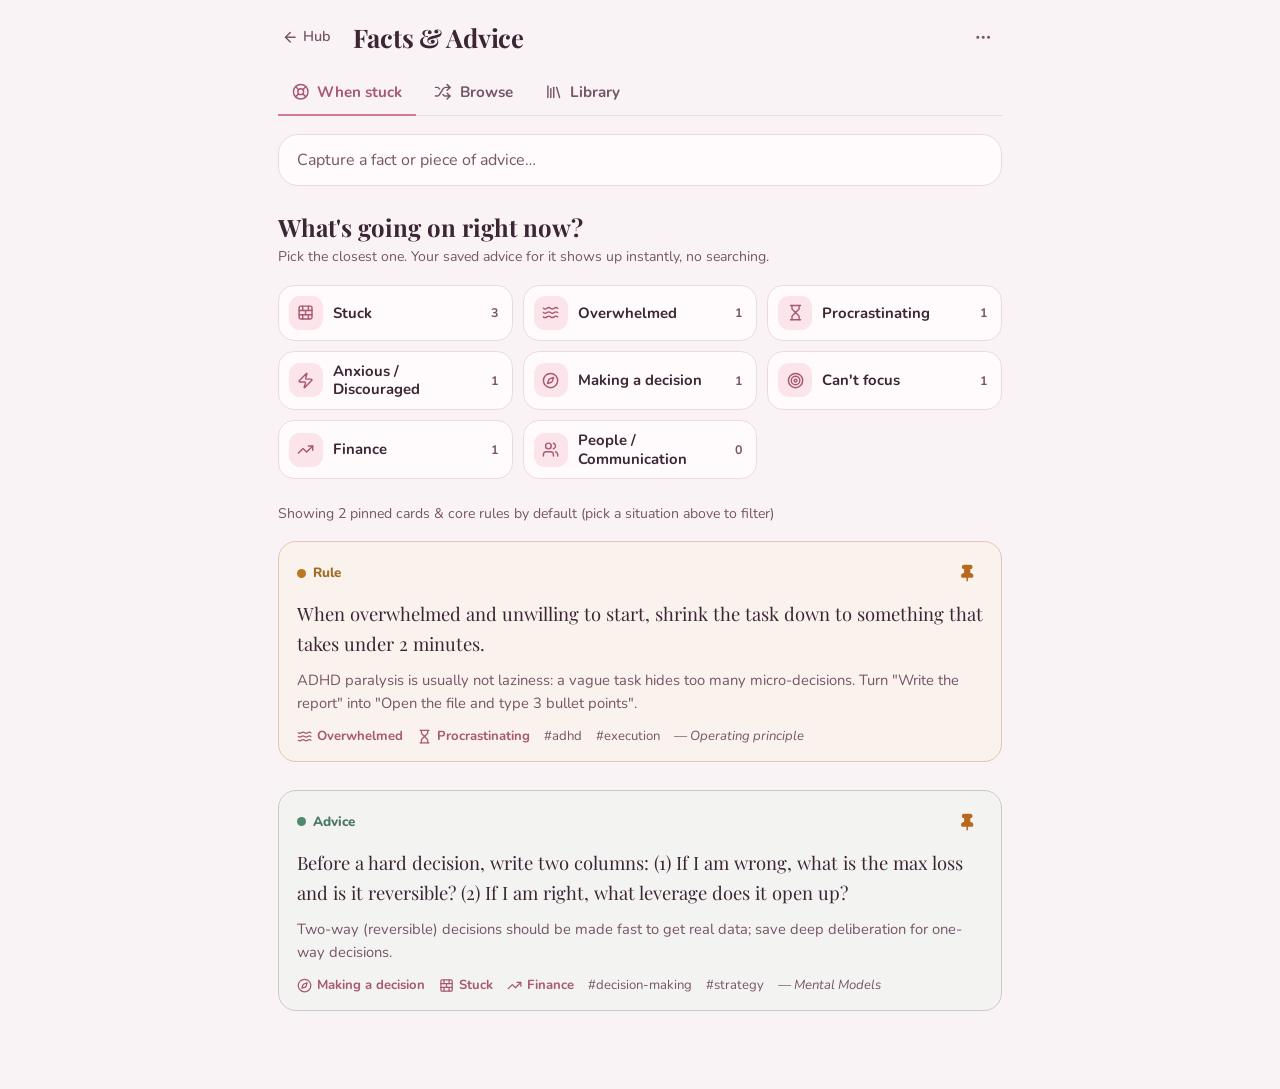
<file: insights.html>
<!doctype html>
<html lang="en">
<head>
<meta charset="utf-8">
<meta name="viewport" content="width=device-width, initial-scale=1, viewport-fit=cover">
<meta name="theme-color" content="#d17b96">
<title>Facts &amp; Advice</title>
<script>
(function () {
  function applyDark() {
    try {
      var v = localStorage.getItem('darkMode');
      var d = v === 'true' || (v === null && window.matchMedia && matchMedia('(prefers-color-scheme: dark)').matches);
      document.documentElement.classList.toggle('dark-mode', d);
    } catch (e) {}
  }
  applyDark();
  window.addEventListener('storage', function (e) { if (e.key === 'darkMode') applyDark(); });
})();
</script>
<link rel="preconnect" href="https://fonts.googleapis.com">
<link rel="preconnect" href="https://fonts.gstatic.com" crossorigin>
<link rel="stylesheet" href="https://fonts.googleapis.com/css2?family=Nunito:ital,wght@0,400;0,500;0,600;0,700;0,800;1,400;1,600&display=swap">
<link rel="stylesheet" href="https://fonts.googleapis.com/css2?family=Playfair+Display:ital,wght@0,600;0,700;1,600;1,700&display=swap">
<style>
:root {
  --primary: #d17b96; --primary-light: #fbe4ea; --primary-dark: #a85870; --on-primary: #fff;
  --bg: #faf3f6; --card: #fffbfc; --ink: #3d2634; --muted: #765566; --line: #efd9e0; --line-soft: #f6e8ed;
  --ok: #4f8a6b; --bad: #b94a5a; --bad-soft: #fbe9ec; --warn: #b8691f; --warn-soft: #fdf1e3;
  --shadow: 0 18px 44px -14px rgba(168, 88, 112, .30);
  --font-ui: "Nunito", system-ui, -apple-system, "Segoe UI", Roboto, sans-serif;
  --font-read: "Playfair Display", Georgia, serif;
  --t-advice: #4f8a6b; --t-fact: #4f82c4; --t-rule: #b97a1f; --t-reframe: #8a68cc;
}
:root.dark-mode {
  color-scheme: dark;
  --primary: #f0a8c4; --primary-light: #4a2e3c; --primary-dark: #f8d0e0; --on-primary: #2a1420;
  --bg: #180f16; --card: #1e141c; --ink: #f3e4ec; --muted: #b898a8; --line: #3a2530; --line-soft: #2a1b25;
  --ok: #7fc3a0; --bad: #e58898; --bad-soft: #3a1f27; --warn: #e0a05f; --warn-soft: #3a2d1c;
  --shadow: 0 18px 44px -14px rgba(0, 0, 0, .6);
  --t-advice: #7fc3a0; --t-fact: #8db8f0; --t-rule: #f0c070; --t-reframe: #bfa5f0;
}
* { box-sizing: border-box; }
[hidden] { display: none !important; }
html { -webkit-text-size-adjust: 100%; }
body { margin: 0; min-height: 100vh; background: var(--bg); color: var(--ink); font: 16px/1.6 var(--font-ui); -webkit-tap-highlight-color: transparent; }
button, input, textarea, select { font: inherit; color: inherit; }
:focus-visible { outline: 2px solid var(--primary); outline-offset: 2px; }
.i { width: 1.15em; height: 1.15em; fill: none; stroke: currentColor; stroke-width: 2; stroke-linecap: round; stroke-linejoin: round; flex: none; vertical-align: -.2em; }
.wrap { max-width: 760px; margin: 0 auto; padding: calc(14px + env(safe-area-inset-top)) 18px 64px; }
.muted { color: var(--muted); font-size: .88rem; }

/* Header */
.top { display: flex; align-items: center; gap: 12px; padding: 4px 0 14px; }
.back { display: inline-flex; align-items: center; gap: 4px; color: var(--muted); text-decoration: none; font-size: .9rem; font-weight: 600; padding: 6px 10px 6px 4px; border-radius: 99px; }
.back:hover { color: var(--primary-dark); background: var(--primary-light); }
h1 { font-family: var(--font-read); font-size: 1.6rem; line-height: 1.2; font-weight: 700; letter-spacing: -.01em; margin: 0; flex: 1; }
.icon-btn { list-style: none; width: 38px; height: 38px; display: grid; place-items: center; border-radius: 50%; cursor: pointer; color: var(--muted); }
.icon-btn::-webkit-details-marker { display: none; }
.icon-btn:hover { background: var(--primary-light); color: var(--primary-dark); }
.more { position: relative; }
.more .menu { position: absolute; right: 0; top: calc(100% + 6px); z-index: 30; min-width: 190px; display: flex; flex-direction: column; padding: 6px; background: var(--card); border: 1px solid var(--line); border-radius: 16px; box-shadow: var(--shadow); }
.more .menu .btn { width: 100%; justify-content: flex-start; border-radius: 10px; }

/* Tabs: underline on desktop, bottom bar on phones */
.tabs { display: flex; gap: 4px; border-bottom: 1px solid var(--line); margin-bottom: 4px; }
.tab { border: 0; background: none; color: var(--muted); font-weight: 700; font-size: .95rem; padding: 10px 14px; margin-bottom: -1px; border-bottom: 2px solid transparent; cursor: pointer; display: inline-flex; align-items: center; gap: 8px; }
.tab:hover { color: var(--ink); }
.tab.on { color: var(--primary-dark); border-bottom-color: var(--primary); }
.badge-dot { font-size: .72rem; font-weight: 800; min-width: 20px; text-align: center; padding: 0 6px; border-radius: 99px; background: var(--warn-soft); color: var(--warn); }

/* Buttons */
.btn { min-height: 38px; padding: 6px 16px; border-radius: 99px; border: 1px solid transparent; background: var(--primary-light); color: var(--primary-dark); font-weight: 700; font-size: .9rem; cursor: pointer; display: inline-flex; align-items: center; justify-content: center; gap: 7px; transition: background .15s, transform .1s; }
.btn:hover { background: color-mix(in srgb, var(--primary) 22%, var(--primary-light)); }
.btn:active { transform: scale(.97); }
.btn.solid { background: var(--primary); color: var(--on-primary); }
.btn.solid:hover { background: color-mix(in srgb, var(--primary) 88%, var(--ink)); }
.btn.ghost { background: transparent; color: var(--muted); }
.btn.ghost:hover { background: var(--line-soft); color: var(--ink); }
.btn.danger { background: transparent; color: var(--bad); }
.btn.danger:hover { background: var(--bad-soft); }
.btn.sm { min-height: 32px; padding: 3px 12px; font-size: .82rem; }
.btn:disabled { opacity: .4; cursor: not-allowed; }

/* Capture bar */
.qd { background: var(--card); border: 1px solid var(--line); border-radius: 20px; margin: 18px 0 26px; transition: border-color .15s, box-shadow .15s; }
.qd:focus-within { border-color: var(--primary); box-shadow: 0 0 0 4px color-mix(in srgb, var(--primary) 14%, transparent); }
.qd textarea { display: block; width: 100%; border: 0; background: transparent; resize: none; min-height: 48px; max-height: 220px; padding: 13px 18px; outline: none; line-height: 1.5; }
.qd textarea::placeholder { color: var(--muted); }
.qd-prev { display: flex; flex-wrap: wrap; gap: 6px; padding: 0 18px 10px; }
.qd-prev:empty { display: none; }
.qd-pill { display: inline-flex; align-items: center; gap: 5px; font-size: .78rem; font-weight: 700; padding: 2px 10px; border-radius: 99px; background: var(--primary-light); color: var(--primary-dark); }
.qd-extra { padding: 12px 18px 14px; border-top: 1px solid var(--line-soft); display: grid; gap: 10px; }
.qd-extra-row { display: grid; gap: 10px; grid-template-columns: 1fr 1fr; }
.qd-foot { display: none; align-items: center; gap: 8px; flex-wrap: wrap; padding: 10px 12px 10px 18px; border-top: 1px solid var(--line-soft); }
.qd:focus-within .qd-foot, .qd.open .qd-foot { display: flex; }
.qd-hint { font-size: .78rem; color: var(--muted); flex: 1 1 100%; order: 3; }
.type-seg { display: inline-flex; gap: 4px; flex-wrap: wrap; margin-right: auto; }
.tpill { --tc: var(--primary); display: inline-flex; align-items: center; gap: 6px; border: 1px solid transparent; background: transparent; color: var(--muted); border-radius: 99px; padding: 3px 11px; font-size: .84rem; font-weight: 700; cursor: pointer; flex: none; }
.tpill i { width: 8px; height: 8px; border-radius: 50%; background: var(--tc); }
.tpill:hover { background: var(--line-soft); }
.tpill[data-t="advice"] { --tc: var(--t-advice); } .tpill[data-t="fact"] { --tc: var(--t-fact); }
.tpill[data-t="rule"] { --tc: var(--t-rule); } .tpill[data-t="reframe"] { --tc: var(--t-reframe); }
.tpill.on { background: color-mix(in srgb, var(--tc) 14%, transparent); border-color: color-mix(in srgb, var(--tc) 45%, transparent); color: var(--ink); }

/* Inputs */
input[type=search], input[type=text], select, dialog textarea { width: 100%; background: var(--card); border: 1px solid var(--line); border-radius: 12px; padding: 9px 13px; outline: none; }
input:focus, select:focus, dialog textarea:focus { border-color: var(--primary); box-shadow: 0 0 0 3px color-mix(in srgb, var(--primary) 16%, transparent); }
.qd-extra textarea { width: 100%; background: var(--bg); border: 1px solid var(--line); border-radius: 12px; padding: 9px 13px; outline: none; }

/* Chips */
.chip { flex: none; border: 1px solid var(--line); background: transparent; color: var(--ink); border-radius: 99px; padding: 4px 13px; font-size: .84rem; font-weight: 700; cursor: pointer; display: inline-flex; align-items: center; gap: 6px; }
.chip:hover { background: var(--line-soft); }
.chips-row .chip { font-weight: 600; font-size: .8rem; padding: 2px 11px; color: var(--muted); }
.chips-row .chip.on { color: var(--primary-dark); }
.chip.on { background: var(--primary-light); border-color: var(--primary); color: var(--primary-dark); }
.row { display: flex; gap: 8px; align-items: center; flex-wrap: wrap; }

/* When stuck */
.sos-head h2, .lib-h { font-family: var(--font-read); font-size: 1.5rem; line-height: 1.25; margin: 6px 0 4px; font-weight: 700; }
.trig-grid { display: grid; grid-template-columns: repeat(auto-fill, minmax(200px, 1fr)); gap: 10px; margin: 16px 0 20px; }
.trig-btn { min-width: 0; line-height: 1.25; display: flex; align-items: center; gap: 10px; text-align: left; padding: 10px 14px 10px 10px; border: 1px solid var(--line); background: var(--card); border-radius: 16px; font-weight: 700; font-size: .93rem; cursor: pointer; transition: border-color .15s, background .15s; }
.trig-btn:hover { border-color: var(--primary); }
.ti { width: 34px; height: 34px; border-radius: 11px; display: grid; place-items: center; flex: none; background: var(--primary-light); color: var(--primary-dark); }
.trig-btn > span:nth-child(2) { flex: 1; min-width: 0; }
.trig-btn small { flex: none; margin-left: auto; font-weight: 700; color: var(--muted); }
.trig-btn.on { background: var(--primary); border-color: var(--primary); color: var(--on-primary); }
.trig-btn.on .ti { background: color-mix(in srgb, currentColor 20%, transparent); color: inherit; }
.trig-btn.on small { color: inherit; opacity: .8; }
.infobar { display: flex; align-items: center; gap: 10px; margin: 4px 0 12px; min-height: 30px; }

/* Entries */
.grid { column-width: 300px; column-gap: 14px; }
.grid.sos-list { column-width: auto; display: flex; flex-direction: column; gap: 14px; }
.grid.list { column-width: auto; display: block; }
.card { --tc: var(--primary); break-inside: avoid; margin-bottom: 14px; background: color-mix(in srgb, var(--tc) 7%, var(--card)); border: 1px solid color-mix(in srgb, var(--tc) 22%, var(--line)); border-radius: 18px; padding: 15px 18px 14px; display: flex; flex-direction: column; gap: 10px; cursor: pointer; transition: border-color .15s, background .15s; min-width: 0; }
.card:hover { border-color: color-mix(in srgb, var(--tc) 55%, var(--line)); }
.card[data-t="advice"], .stage[data-t="advice"], .tbadge[data-t="advice"] { --tc: var(--t-advice); }
.card[data-t="fact"], .stage[data-t="fact"], .tbadge[data-t="fact"] { --tc: var(--t-fact); }
.card[data-t="rule"], .stage[data-t="rule"], .tbadge[data-t="rule"] { --tc: var(--t-rule); }
.card[data-t="reframe"], .stage[data-t="reframe"], .tbadge[data-t="reframe"] { --tc: var(--t-reframe); }
.card[data-s="inbox"] { border-style: dashed; }
.card[data-s="archived"] { opacity: .6; }
.card-top { display: flex; align-items: center; gap: 8px; min-height: 26px; }
.tbadge { display: inline-flex; align-items: center; gap: 7px; font-size: .84rem; font-weight: 800; color: color-mix(in srgb, var(--tc, var(--primary)) 82%, var(--ink)); }
.tbadge::before { content: ""; width: 9px; height: 9px; border-radius: 50%; background: var(--tc, var(--primary)); }
.ibadge { font-size: .74rem; font-weight: 700; padding: 0 9px; border-radius: 99px; border: 1px dashed var(--warn); color: var(--warn); }
.pin-btn { margin-left: auto; width: 32px; height: 32px; display: grid; place-items: center; border: 0; background: transparent; color: var(--muted); border-radius: 50%; cursor: pointer; }
.pin-btn:hover { background: color-mix(in srgb, var(--tc, var(--primary)) 14%, transparent); }
.pin-btn.on { color: var(--warn); }
.pin-btn.on .i { fill: currentColor; }
.card-txt { margin: 0; font-family: var(--font-read); font-size: 1.04rem; line-height: 1.62; text-wrap: pretty; white-space: pre-wrap; overflow-wrap: anywhere; display: -webkit-box; -webkit-line-clamp: 5; -webkit-box-orient: vertical; overflow: hidden; }
.grid.sos-list .card-txt { display: block; -webkit-line-clamp: unset; font-size: 1.15rem; }
.card-detail { margin: 0; font-size: .92rem; line-height: 1.6; color: var(--muted); white-space: pre-wrap; overflow-wrap: anywhere; }
.card-meta { display: flex; flex-wrap: wrap; gap: 2px 14px; align-items: center; font-size: .82rem; color: var(--muted); }
.card-meta:empty { display: none; }
.tag { display: inline-flex; align-items: center; gap: 5px; color: var(--muted); }
.tag.trig { color: var(--primary-dark); font-weight: 700; }
.src-lbl { font-style: italic; }
.grid.list .card { background: transparent; border: 0; border-bottom: 1px solid var(--line); border-radius: 0; padding: 16px 6px; margin: 0; }
.grid.list .card:last-child { border-bottom: 0; }
.grid.list .card:hover { background: color-mix(in srgb, var(--tc) 6%, transparent); }
.grid.list .card-txt { -webkit-line-clamp: 3; }
.grid.list .card-detail { display: none; }

/* Browse */
.rev-bar { display: flex; gap: 6px; overflow-x: auto; justify-content: safe center; margin: 16px 0 18px; scrollbar-width: none; padding: 2px; }
.rev-bar::-webkit-scrollbar, .legend::-webkit-scrollbar, .chips-row::-webkit-scrollbar { display: none; }
.stage { --tc: var(--primary); margin: 8px auto 0; padding: 34px 38px 26px; border-radius: 28px; background: color-mix(in srgb, var(--tc) 9%, var(--card)); border: 1px solid color-mix(in srgb, var(--tc) 26%, var(--line)); box-shadow: var(--shadow); animation: swap .18s ease-out; }
@keyframes swap { from { opacity: 0; } to { opacity: 1; } }
@media (prefers-reduced-motion: reduce) { .stage { animation: none; } * { transition: none !important; } }
.stage-txt { font-family: var(--font-read); font-size: 1.65rem; line-height: 1.5; margin: 22px 0 18px; text-wrap: balance; white-space: pre-wrap; overflow-wrap: anywhere; }
.stage-detail { margin: 0 0 16px; padding: 14px 16px; background: color-mix(in srgb, var(--tc) 8%, transparent); border-radius: 14px; font-size: .96rem; line-height: 1.65; white-space: pre-wrap; overflow-wrap: anywhere; }
.stage-src { font-size: .88rem; color: var(--muted); font-style: italic; margin-bottom: 12px; }
.stage-acts { display: flex; gap: 6px; flex-wrap: wrap; align-items: center; margin-top: 26px; }
.stage-acts .solid { min-height: 46px; padding: 8px 26px; font-size: 1rem; margin-right: 8px; }
.stage-acts .spacer { margin-left: auto; }
.stage-meta { text-align: center; margin-top: 14px; font-size: .82rem; color: var(--muted); }

/* Library */
.lbar { display: flex; gap: 8px; align-items: center; margin: 14px 0 12px; flex-wrap: wrap; }
.lbar input[type=search] { flex: 1; min-width: 180px; width: auto; border-radius: 99px; padding-left: 16px; }
.lbar select { width: auto; border-radius: 99px; padding: 8px 14px; font-size: .88rem; }
.seg { display: inline-flex; background: var(--line-soft); border-radius: 99px; padding: 3px; }
.seg button { border: 0; background: transparent; color: var(--muted); width: 34px; height: 30px; border-radius: 99px; cursor: pointer; display: grid; place-items: center; }
.seg button.on { background: var(--card); color: var(--primary-dark); box-shadow: 0 1px 3px rgba(0,0,0,.14); }
.legend, .chips-row { display: flex; gap: 6px; overflow-x: auto; scrollbar-width: none; margin: 0 0 10px; padding: 2px; }
.empty { text-align: center; padding: 38px 20px; border: 1px dashed var(--line); border-radius: 20px; color: var(--muted); }

/* Dialogs */
dialog { border: 0; border-radius: 26px; background: var(--card); color: var(--ink); width: min(600px, 94vw); max-height: 90dvh; padding: 22px 24px; box-shadow: var(--shadow), 0 0 0 1px var(--line); }
dialog::backdrop { background: rgba(40, 20, 32, .5); -webkit-backdrop-filter: blur(3px); backdrop-filter: blur(3px); }
.dhead { display: flex; align-items: center; gap: 8px; margin-bottom: 12px; }
.dhead b { font-family: var(--font-read); font-size: 1.2rem; flex: 1; }
label.flbl { display: block; font-size: .84rem; font-weight: 700; color: var(--muted); margin: 12px 0 5px; }
.dfoot { display: flex; gap: 6px; flex-wrap: wrap; justify-content: flex-end; margin-top: 20px; }
#vContent { font-family: var(--font-read); font-size: 1.35rem; line-height: 1.55; margin: 10px 0 14px; white-space: pre-wrap; overflow-wrap: anywhere; text-wrap: pretty; }

#toast { position: fixed; bottom: max(22px, env(safe-area-inset-bottom)); left: 50%; transform: translateX(-50%); background: var(--ink); color: var(--bg); padding: 10px 20px; border-radius: 99px; font-size: .9rem; font-weight: 700; box-shadow: var(--shadow); display: none; z-index: 99; max-width: 90vw; text-align: center; }

@media (hover: none) { .kbd-hint { display: none; } }
@media (max-width: 640px) {
  .wrap { padding: calc(10px + env(safe-area-inset-top)) 14px calc(110px + env(safe-area-inset-bottom)); }
  h1 { font-size: 1.4rem; }
  .tabs { position: fixed; left: 0; right: 0; bottom: 0; z-index: 40; margin: 0; padding: 6px 8px calc(6px + env(safe-area-inset-bottom)); background: var(--card); border-top: 1px solid var(--line); border-bottom: 0; justify-content: space-around; }
  .tab { flex: 1; flex-direction: column; gap: 2px; font-size: .74rem; padding: 6px 4px; margin: 0; border-bottom: 0; border-radius: 12px; position: relative; }
  .tab .i { width: 1.4em; height: 1.4em; }
  .tab.on { background: var(--primary-light); }
  .tab .badge-dot { position: absolute; top: 2px; left: calc(50% + 6px); font-size: .66rem; padding: 0 5px; min-width: 16px; }
  input[type=search], input[type=text], textarea, select { font-size: 16px; }
  .qd-extra-row { grid-template-columns: 1fr; }
  .trig-grid { grid-template-columns: 1fr 1fr; }
  .stage { padding: 24px 20px 20px; border-radius: 24px; }
  .stage-txt { font-size: 1.32rem; }
  .stage-acts .solid { width: 100%; margin: 0 0 6px; }
  .stage-acts .spacer { margin-left: 0; }
  #toast { bottom: calc(84px + env(safe-area-inset-bottom)); }
  dialog { width: 100vw; max-width: 100vw; margin: auto 0 0; border-radius: 26px 26px 0 0; padding: 26px 20px calc(18px + env(safe-area-inset-bottom)); }
  dialog::before { content: ""; position: absolute; top: 9px; left: 50%; width: 38px; height: 4px; margin-left: -19px; border-radius: 4px; background: var(--line); }
}
</style>
</head>
<body>
<svg width="0" height="0" style="position:absolute" aria-hidden="true" focusable="false" xmlns="http://www.w3.org/2000/svg"><symbol id="i-back" viewBox="0 0 24 24"><path d="m12 19-7-7 7-7"/><path d="M19 12H5"/></symbol><symbol id="i-more" viewBox="0 0 24 24"><circle cx="12" cy="12" r="1"/><circle cx="19" cy="12" r="1"/><circle cx="5" cy="12" r="1"/></symbol><symbol id="i-rescue" viewBox="0 0 24 24"><circle cx="12" cy="12" r="10"/><path d="m4.93 4.93 4.24 4.24"/><path d="m14.83 9.17 4.24-4.24"/><path d="m14.83 14.83 4.24 4.24"/><path d="m9.17 14.83-4.24 4.24"/><circle cx="12" cy="12" r="4"/></symbol><symbol id="i-shuffle" viewBox="0 0 24 24"><path d="m18 14 4 4-4 4"/><path d="m18 2 4 4-4 4"/><path d="M2 18h1.973a4 4 0 0 0 3.3-1.7l5.454-8.6a4 4 0 0 1 3.3-1.7H22"/><path d="M2 6h1.972a4 4 0 0 1 3.6 2.2"/><path d="M22 18h-6.041a4 4 0 0 1-3.3-1.8l-.359-.45"/></symbol><symbol id="i-library" viewBox="0 0 24 24"><path d="m16 6 4 14"/><path d="M12 6v14"/><path d="M8 8v12"/><path d="M4 4v16"/></symbol><symbol id="i-pin" viewBox="0 0 24 24"><path d="M12 17v5"/><path d="M9 10.76a2 2 0 0 1-1.11 1.79l-1.78.9A2 2 0 0 0 5 15.24V16a1 1 0 0 0 1 1h12a1 1 0 0 0 1-1v-.76a2 2 0 0 0-1.11-1.79l-1.78-.9A2 2 0 0 1 15 10.76V7a1 1 0 0 1 1-1 2 2 0 0 0 0-4H8a2 2 0 0 0 0 4 1 1 0 0 1 1 1z"/></symbol><symbol id="i-check" viewBox="0 0 24 24"><path d="M20 6 9 17l-5-5"/></symbol><symbol id="i-edit" viewBox="0 0 24 24"><path d="M21.174 6.812a1 1 0 0 0-3.986-3.987L3.842 16.174a2 2 0 0 0-.5.83l-1.321 4.352a.5.5 0 0 0 .623.622l4.353-1.32a2 2 0 0 0 .83-.497z"/><path d="m15 5 4 4"/></symbol><symbol id="i-archive" viewBox="0 0 24 24"><rect width="20" height="5" x="2" y="3" rx="1"/><path d="M4 8v11a2 2 0 0 0 2 2h12a2 2 0 0 0 2-2V8"/><path d="M10 12h4"/></symbol><symbol id="i-brick" viewBox="0 0 24 24"><rect width="18" height="18" x="3" y="3" rx="2"/><path d="M12 9v6"/><path d="M16 15v6"/><path d="M16 3v6"/><path d="M3 15h18"/><path d="M3 9h18"/><path d="M8 15v6"/><path d="M8 3v6"/></symbol><symbol id="i-waves" viewBox="0 0 24 24"><path d="M2 6c.6.5 1.2 1 2.5 1C7 7 7 5 9.5 5c2.6 0 2.4 2 5 2 2.5 0 2.5-2 5-2 1.3 0 1.9.5 2.5 1"/><path d="M2 12c.6.5 1.2 1 2.5 1 2.5 0 2.5-2 5-2 2.6 0 2.4 2 5 2 2.5 0 2.5-2 5-2 1.3 0 1.9.5 2.5 1"/><path d="M2 18c.6.5 1.2 1 2.5 1 2.5 0 2.5-2 5-2 2.6 0 2.4 2 5 2 2.5 0 2.5-2 5-2 1.3 0 1.9.5 2.5 1"/></symbol><symbol id="i-hourglass" viewBox="0 0 24 24"><path d="M5 22h14"/><path d="M5 2h14"/><path d="M17 22v-4.172a2 2 0 0 0-.586-1.414L12 12l-4.414 4.414A2 2 0 0 0 7 17.828V22"/><path d="M7 2v4.172a2 2 0 0 0 .586 1.414L12 12l4.414-4.414A2 2 0 0 0 17 6.172V2"/></symbol><symbol id="i-zap" viewBox="0 0 24 24"><path d="M4 14a1 1 0 0 1-.78-1.63l9.9-10.2a.5.5 0 0 1 .86.46l-1.92 6.02A1 1 0 0 0 13 10h7a1 1 0 0 1 .78 1.63l-9.9 10.2a.5.5 0 0 1-.86-.46l1.92-6.02A1 1 0 0 0 11 14z"/></symbol><symbol id="i-compass" viewBox="0 0 24 24"><circle cx="12" cy="12" r="10"/><path d="m16.24 7.76-1.804 5.411a2 2 0 0 1-1.265 1.265L7.76 16.24l1.804-5.411a2 2 0 0 1 1.265-1.265z"/></symbol><symbol id="i-target" viewBox="0 0 24 24"><circle cx="12" cy="12" r="10"/><circle cx="12" cy="12" r="6"/><circle cx="12" cy="12" r="2"/></symbol><symbol id="i-trend" viewBox="0 0 24 24"><path d="M16 7h6v6"/><path d="m22 7-8.5 8.5-5-5L2 17"/></symbol><symbol id="i-users" viewBox="0 0 24 24"><path d="M16 21v-2a4 4 0 0 0-4-4H6a4 4 0 0 0-4 4v2"/><circle cx="9" cy="7" r="4"/><path d="M22 21v-2a4 4 0 0 0-3-3.87"/><path d="M16 3.13a4 4 0 0 1 0 7.75"/></symbol><symbol id="i-cards" viewBox="0 0 24 24"><rect width="7" height="7" x="3" y="3" rx="1"/><rect width="7" height="7" x="14" y="3" rx="1"/><rect width="7" height="7" x="14" y="14" rx="1"/><rect width="7" height="7" x="3" y="14" rx="1"/></symbol><symbol id="i-rows" viewBox="0 0 24 24"><path d="M3 12h.01"/><path d="M3 18h.01"/><path d="M3 6h.01"/><path d="M8 12h13"/><path d="M8 18h13"/><path d="M8 6h13"/></symbol></svg>
<div class="wrap">
  <header class="top">
    <a class="back" href="./launcher.html" aria-label="Back to Hub"><svg class="i" aria-hidden="true"><use href="#i-back"/></svg><span>Hub</span></a>
    <h1>Facts &amp; Advice</h1>
    <details class="more" id="moreMenu">
      <summary class="icon-btn" aria-label="More actions"><svg class="i" aria-hidden="true"><use href="#i-more"/></svg></summary>
      <div class="menu">
        <button type="button" class="btn ghost" id="bBulk">Paste multiple</button>
        <button type="button" class="btn ghost" id="bExport">Export JSON</button>
        <button type="button" class="btn ghost" id="bImport">Import JSON</button>
        <input type="file" id="jFile" accept=".json,application/json" hidden>
      </div>
    </details>
  </header>

  <nav class="tabs" role="tablist" aria-label="Views">
    <button type="button" class="tab" data-view="sos"><svg class="i" aria-hidden="true"><use href="#i-rescue"/></svg><span>When stuck</span></button>
    <button type="button" class="tab" data-view="review"><svg class="i" aria-hidden="true"><use href="#i-shuffle"/></svg><span>Browse</span></button>
    <button type="button" class="tab" data-view="lib"><svg class="i" aria-hidden="true"><use href="#i-library"/></svg><span>Library</span><span class="badge-dot" id="inboxDot" hidden>0</span></button>
  </nav>

  <form class="qd" id="qdForm" autocomplete="off">
    <textarea id="qdInput" rows="1" placeholder="Capture a fact or piece of advice…" aria-label="Capture a fact or piece of advice"></textarea>
    <div class="qd-prev" id="qdPrev"></div>
    <div class="qd-extra" id="qdExtra" hidden>
      <div class="qd-extra-row">
        <input type="text" id="qdSource" placeholder="Source (e.g. Podcast X, Book Y)">
        <input type="text" id="qdTags" placeholder="Extra tags, comma-separated">
      </div>
      <textarea id="qdDetail" rows="2" placeholder="Why it works, or an example (hidden in lists)"></textarea>
      <div class="row" id="qdTrigs"></div>
    </div>
    <div class="qd-foot">
      <div class="type-seg" id="qdTypes"></div>
      <button type="button" class="btn ghost sm" id="qdMoreBtn">Add details</button>
      <button type="submit" class="btn solid sm" id="qdSave" disabled>Save</button>
      <span class="qd-hint">Ctrl+Enter saves. Shortcuts: !fact !rule !reframe #tag @stuck. No tag or situation sends it to Inbox.</span>
    </div>
  </form>

  <section id="viewSos" hidden>
    <div class="sos-head">
      <h2>What's going on right now?</h2>
      <div class="muted">Pick the closest one. Your saved advice for it shows up instantly, no searching.</div>
    </div>
    <div class="trig-grid" id="sosTrigs"></div>
    <div class="infobar">
      <span class="muted" id="sosCount"></span>
      <button type="button" class="btn ghost sm" id="sosClear" hidden>Clear</button>
    </div>
    <div class="grid sos-list" id="sosGrid"></div>
    <div class="empty" id="sosEmpty" hidden>Nothing saved for this yet. Capture something above, then add this situation under Add details.</div>
  </section>

  <section id="viewReview" hidden>
    <div class="rev-bar" id="revFilters"></div>
    <div id="revHost"></div>
  </section>

  <section id="viewLib" hidden>
    <div class="lbar">
      <input type="search" id="libQ" placeholder="Search your library (press /)" autocomplete="off">
      <select id="libSort" aria-label="Sort">
        <option value="new">Pinned first, newest</option>
        <option value="least">Least viewed first</option>
        <option value="old">Oldest first</option>
      </select>
      <div class="seg" id="viewSeg">
        <button type="button" data-v="grid" title="Cards" aria-label="Cards view"><svg class="i" aria-hidden="true"><use href="#i-cards"/></svg></button>
        <button type="button" data-v="list" title="List" aria-label="List view"><svg class="i" aria-hidden="true"><use href="#i-rows"/></svg></button>
      </div>
    </div>
    <div class="legend" id="libLegend"></div>
    <div class="chips-row" id="libTags"></div>
    <div class="infobar">
      <span class="muted" id="libCount"></span>
      <button type="button" class="btn ghost sm" id="libClear" hidden>Clear filters</button>
    </div>
    <div class="grid" id="libGrid"></div>
    <div class="empty" id="libEmpty" hidden>Nothing matches these filters. Try clearing them.</div>
  </section>
</div>

<dialog id="dlgView">
  <div class="dhead">
    <span id="vBadge" class="tbadge"></span>
    <span id="vInbox" class="ibadge" hidden>Inbox</span>
    <span style="flex:1"></span>
    <button type="button" class="btn ghost sm" data-close>Close</button>
  </div>
  <div id="vContent"></div>
  <div id="vDetail" class="stage-detail" hidden></div>
  <div id="vSource" class="stage-src" hidden></div>
  <div id="vMeta" class="row" style="margin:8px 0"></div>
  <div id="vStats" class="muted" style="font-size:.78rem;margin-top:6px"></div>
  <div class="dfoot">
    <button type="button" class="btn ghost sm" id="vPin">Pin</button>
    <button type="button" class="btn ghost sm" id="vCopy">Copy</button>
    <button type="button" class="btn ghost sm" id="vArch">Archive</button>
    <button type="button" class="btn sm" id="vEdit">Edit</button>
    <button type="button" class="btn danger sm" id="vDel">Delete</button>
  </div>
</dialog>

<dialog id="dlgEdit">
  <div class="dhead">
    <b id="eHead">Edit card</b>
    <button type="button" class="btn ghost sm" data-close>Close</button>
  </div>
  <label class="flbl">Category</label>
  <div class="type-seg" id="eTypes"></div>
  <label class="flbl" for="eContent">Core content</label>
  <textarea id="eContent" rows="3"></textarea>
  <label class="flbl" for="eDetail">Mechanism / example / extra explanation (optional)</label>
  <textarea id="eDetail" rows="3"></textarea>
  <div class="qd-extra-row">
    <div>
      <label class="flbl" for="eSource">Source (optional)</label>
      <input type="text" id="eSource" placeholder="Book, podcast, experience…">
    </div>
    <div>
      <label class="flbl" for="eStatus">Status</label>
      <select id="eStatus">
        <option value="active">Active (categorized)</option>
        <option value="inbox">Inbox (sort later)</option>
        <option value="archived">Archived</option>
      </select>
    </div>
  </div>
  <label class="flbl" for="eTags">Tags (comma-separated)</label>
  <input type="text" id="eTags" placeholder="finance, adhd, career…">
  <label class="flbl">Use when (SOS triggers)</label>
  <div class="row" id="eTrigs"></div>
  <div class="dfoot">
    <button type="button" class="btn ghost" data-close>Cancel</button>
    <button type="button" class="btn solid" id="eSave">Save changes</button>
  </div>
</dialog>

<dialog id="dlgBulk">
  <div class="dhead">
    <b>Paste multiple Facts / Advice at once</b>
    <button type="button" class="btn ghost sm" data-close>Close</button>
  </div>
  <div class="muted" style="margin-bottom:8px">Separate items with <b>one blank line</b> or a <code>---</code> line. Duplicates of existing items are skipped automatically.</div>
  <textarea id="bText" rows="8" placeholder="Item 1…&#10;&#10;Item 2…&#10;---&#10;Item 3…"></textarea>
  <div class="qd-extra-row" style="margin-top:8px">
    <div>
      <label class="flbl" for="bType">Default type</label>
      <select id="bType">
        <option value="advice">Advice</option>
        <option value="fact">Fact</option>
        <option value="rule">Rule</option>
        <option value="reframe">Reframe</option>
      </select>
    </div>
    <div>
      <label class="flbl" for="bTag">Tags for all (optional)</label>
      <input type="text" id="bTag" placeholder="e.g. book-x, career">
    </div>
  </div>
  <div class="muted" id="bPreview" style="margin-top:8px"></div>
  <div class="dfoot">
    <button type="button" class="btn ghost" data-close>Cancel</button>
    <button type="button" class="btn solid" id="bGo" disabled>Import to Inbox</button>
  </div>
</dialog>

<div id="toast" role="status"></div>

<script>
(function () {
  'use strict';
  const KEY = 'venusInsights.v1';
  const PREF_KEY = 'venusInsights.pref.v1';
  const $ = id => document.getElementById(id);
  const esc = s => String(s == null ? '' : s).replace(/[&<>"]/g, c => ({ '&': '&amp;', '<': '&lt;', '>': '&gt;', '"': '&quot;' }[c]));
  const ico = n => '<svg class="i" aria-hidden="true"><use href="#i-' + n + '"/></svg>';
  const uid = () => 'ins_' + Date.now().toString(36) + Math.random().toString(36).slice(2, 6);
  const fold = s => String(s || '').normalize('NFD').replace(/[\u0300-\u036f]/g, '').replace(/[\u0111\u0110]/g, 'd').toLowerCase();

  const TYPES = {
    advice:  { label: 'Advice' },
    fact:    { label: 'Fact' },
    rule:    { label: 'Rule' },
    reframe: { label: 'Reframe' }
  };
  const TRIGGERS = [
    { id: 'stuck',           icon: 'brick', label: 'Stuck',   aliases: ['stuck'] },
    { id: 'overwhelmed',     icon: 'waves', label: 'Overwhelmed',         aliases: ['overwhelmed', 'overload'] },
    { id: 'procrastinating', icon: 'hourglass', label: 'Procrastinating',        aliases: ['procrastinating', 'procrastinate', 'delay'] },
    { id: 'anxious',         icon: 'zap', label: 'Anxious / Discouraged',     aliases: ['anxious', 'stress', 'discouraged'] },
    { id: 'decision',        icon: 'compass', label: 'Making a decision',   aliases: ['decision', 'choose'] },
    { id: 'focus',           icon: 'target', label: 'Can\'t focus',   aliases: ['focus', 'distracted'] },
    { id: 'finance',         icon: 'trend', label: 'Finance',       aliases: ['finance', 'money', 'invest'] },
    { id: 'people',          icon: 'users', label: 'People / Communication',       aliases: ['people', 'communication', 'social'] }
  ];
  const TRIG_MAP = Object.fromEntries(TRIGGERS.map(t => [t.id, t]));
  const TRIG_ALIAS = {};
  TRIGGERS.forEach(t => t.aliases.forEach(a => { TRIG_ALIAS[a] = t.id; }));

  const SEED = [
    { id: 'seed_1', type: 'rule', content: 'When overwhelmed and unwilling to start, shrink the task down to something that takes under 2 minutes.',
      detail: 'ADHD paralysis is usually not laziness: a vague task hides too many micro-decisions. Turn "Write the report" into "Open the file and type 3 bullet points".',
      triggers: ['overwhelmed', 'procrastinating'], tags: ['adhd', 'execution'], source: 'Operating principle', status: 'active', pinned: true, seenCount: 0, lastSeenAt: 0, createdAt: Date.now() - 3600000 },
    { id: 'seed_2', type: 'fact', content: 'The "ah, I get it" feeling after reading or hearing advice (fluency illusion) does not mean you will recall it under real pressure.',
      detail: 'Attach information to the situation that triggers it, so you can actually retrieve it when stuck.',
      triggers: ['stuck', 'focus'], tags: ['learning', 'psychology'], source: 'Cognitive science', status: 'active', pinned: false, seenCount: 0, lastSeenAt: 0, createdAt: Date.now() - 2400000 },
    { id: 'seed_3', type: 'advice', content: 'Before a hard decision, write two columns: (1) If I am wrong, what is the max loss and is it reversible? (2) If I am right, what leverage does it open up?',
      detail: 'Two-way (reversible) decisions should be made fast to get real data; save deep deliberation for one-way decisions.',
      triggers: ['decision', 'stuck', 'finance'], tags: ['decision-making', 'strategy'], source: 'Mental Models', status: 'active', pinned: true, seenCount: 0, lastSeenAt: 0, createdAt: Date.now() - 1200000 },
    { id: 'seed_4', type: 'reframe', content: 'Feeling stuck usually signals missing information or a missing perspective, not proof that you are incapable.',
      detail: 'Separate your ego from the problem: you are debugging a system, not being graded.',
      triggers: ['anxious', 'stuck'], tags: ['mindset'], source: '', status: 'active', pinned: false, seenCount: 0, lastSeenAt: 0, createdAt: Date.now() - 600000 }
  ];

  let items = loadItems();
  const pref = loadPref();
  const S = {
    view: ['sos', 'review', 'lib'].includes(pref.view) ? pref.view : 'sos',
    sosTrig: '', revFilter: 'all', revId: null,
    libQ: '', libType: '', libTag: '',
    libSort: pref.sort || 'new', libLayout: pref.layout || 'list',
    qdType: 'advice', qdTrigs: new Set(),
    editId: null, editType: 'advice', editTrigs: new Set(), viewId: null
  };

  function loadItems() {
    try {
      const raw = localStorage.getItem(KEY);
      if (raw == null) { const seed = SEED.map(normItem); localStorage.setItem(KEY, JSON.stringify(seed)); return seed; }
      const parsed = JSON.parse(raw);
      return Array.isArray(parsed) ? parsed.map(normItem).filter(Boolean) : [];
    } catch (e) { return SEED.map(normItem); }
  }
  function saveItems() {
    try { localStorage.setItem(KEY, JSON.stringify(items)); return true; }
    catch (e) { toast('Could not save (browser storage is full or blocked).'); return false; }
  }
  function loadPref() { try { return JSON.parse(localStorage.getItem(PREF_KEY) || '{}') || {}; } catch (e) { return {}; } }
  function savePref() { try { localStorage.setItem(PREF_KEY, JSON.stringify({ view: S.view, sort: S.libSort, layout: S.libLayout })); } catch (e) {} }
  function normItem(x) {
    if (!x || typeof x.content !== 'string' || !x.content.trim()) return null;
    const tags = Array.isArray(x.tags) ? [...new Set(x.tags.map(t => String(t).trim().replace(/^#/, '')).filter(Boolean))] : [];
    const trigs = Array.isArray(x.triggers) ? [...new Set(x.triggers.filter(t => TRIG_MAP[t]))] : [];
    return {
      id: x.id || uid(), type: TYPES[x.type] ? x.type : 'advice', content: x.content.trim(),
      detail: typeof x.detail === 'string' ? x.detail.trim() : '', triggers: trigs, tags,
      source: typeof x.source === 'string' ? x.source.trim() : '',
      status: ['inbox', 'active', 'archived'].includes(x.status) ? x.status : 'active',
      pinned: !!x.pinned, seenCount: Number(x.seenCount) || 0, lastSeenAt: Number(x.lastSeenAt) || 0, createdAt: Number(x.createdAt) || Date.now()
    };
  }

  let toastTimer = null;
  function toast(msg) {
    const el = $('toast'); el.textContent = msg; el.style.display = 'block';
    clearTimeout(toastTimer); toastTimer = setTimeout(() => { el.style.display = 'none'; }, 2600);
  }

  /* Quick syntax: !fact !rule !reframe !advice (or !f !r !g !a), #tag, @situation */
  function parseQuickText(raw) {
    let txt = ' ' + raw + ' ';
    let type = null; const tags = []; const triggers = [];
    txt = txt.replace(/(\s)!(advice|a|fact|f|rule|r|reframe|g)(?=\s)/gi, (all, sp, tok) => {
      const k = tok.toLowerCase();
      type = (k === 'f' || k === 'fact') ? 'fact' : (k === 'r' || k === 'rule') ? 'rule' : (k === 'g' || k === 'reframe') ? 'reframe' : 'advice';
      return sp;
    });
    txt = txt.replace(/(\s)#([^\s#@!]+)/g, (all, sp, tg) => { if (tags.length < 8 && !tags.includes(tg)) tags.push(tg); return sp; });
    txt = txt.replace(/(\s)@([^\s#@!]+)/g, (all, sp, tr) => {
      const id = TRIG_ALIAS[fold(tr)];
      if (id) { if (!triggers.includes(id)) triggers.push(id); return sp; }
      return all;
    });
    return { content: txt.replace(/[ \t]+/g, ' ').replace(/ *\n */g, '\n').trim(), type, tags, triggers };
  }

  /* Weighted shuffle: favors cards not seen for a while, seen less, or pinned */
  function getReviewPool() {
    return items.filter(it => {
      if (S.revFilter === 'inbox') return it.status === 'inbox';
      if (it.status === 'archived') return false;
      if (S.revFilter === 'pinned') return it.pinned;
      if (TYPES[S.revFilter]) return it.type === S.revFilter;
      return true;
    });
  }
  function pickWeighted(pool, excludeId) {
    const cand = pool.length > 1 ? pool.filter(x => x.id !== excludeId) : pool;
    if (!cand.length) return null;
    const now = Date.now();
    const weights = cand.map(it => {
      const daysSince = it.lastSeenAt ? (now - it.lastSeenAt) / 864e5 : 30;
      const novelty = 1 / (1 + it.seenCount * 0.4);
      const pinBoost = it.pinned ? 1.35 : 1;
      return Math.max(0.5, (1 + Math.min(daysSince, 60) * 0.25) * novelty * pinBoost);
    });
    let r = Math.random() * weights.reduce((a, b) => a + b, 0);
    for (let i = 0; i < cand.length; i++) { r -= weights[i]; if (r <= 0) return cand[i]; }
    return cand[cand.length - 1];
  }

  /* Render helpers */
  function typeButtonsHtml(active) {
    return Object.entries(TYPES).map(([k, v]) => `<button type="button" class="tpill${active === k ? ' on' : ''}" data-t="${k}"><i></i>${v.label}</button>`).join('');
  }
  function bindTypePicker(container, getType, setType) {
    container.innerHTML = typeButtonsHtml(getType());
    container.onclick = e => {
      const b = e.target.closest('.tpill'); if (!b) return;
      setType(b.dataset.t);
      container.querySelectorAll('.tpill').forEach(x => x.classList.toggle('on', x.dataset.t === getType()));
    };
  }
  function renderTriggerToggleRow(container, set, onChange) {
    container.innerHTML = TRIGGERS.map(t => `<button type="button" class="chip${set.has(t.id) ? ' on' : ''}" data-tr="${t.id}">${ico(t.icon)} ${t.label}</button>`).join('');
    container.onclick = e => {
      const b = e.target.closest('[data-tr]'); if (!b) return;
      const id = b.dataset.tr;
      if (set.has(id)) set.delete(id); else set.add(id);
      b.classList.toggle('on', set.has(id));
      if (onChange) onChange();
    };
  }
  function metaTags(it) {
    return it.triggers.map(id => TRIG_MAP[id] ? `<span class="tag trig">${ico(TRIG_MAP[id].icon)} ${esc(TRIG_MAP[id].label)}</span>` : '').join('')
         + it.tags.map(tg => `<span class="tag">#${esc(tg)}</span>`).join('');
  }
  function cardHtml(it, fullDetail) {
    return `<article class="card" data-id="${esc(it.id)}" data-t="${it.type}" data-s="${it.status}" tabindex="0">
      <div class="card-top">
        <span class="tbadge">${(TYPES[it.type] || TYPES.advice).label}</span>
        ${it.status === 'inbox' ? '<span class="ibadge">Inbox</span>' : ''}
        ${it.status === 'archived' ? '<span class="tag">Archived</span>' : ''}
        <button type="button" class="pin-btn${it.pinned ? ' on' : ''}" data-pin="${esc(it.id)}" title="${it.pinned ? 'Unpin' : 'Pin'}" aria-label="Pin">${ico('pin')}</button>
      </div>
      <p class="card-txt">${esc(it.content)}</p>
      ${fullDetail && it.detail ? `<div class="card-detail">${esc(it.detail)}</div>` : ''}
      <div class="card-meta">${metaTags(it)}${it.source ? `<span class="src-lbl">— ${esc(it.source)}</span>` : ''}</div>
    </article>`;
  }

  function renderInboxBadge() {
    const n = items.filter(x => x.status === 'inbox').length;
    $('inboxDot').textContent = n; $('inboxDot').hidden = n === 0;
  }
  function renderTabs() {
    document.querySelectorAll('.tab[data-view]').forEach(b => b.classList.toggle('on', b.dataset.view === S.view));
    $('viewSos').hidden = S.view !== 'sos';
    $('viewReview').hidden = S.view !== 'review';
    $('viewLib').hidden = S.view !== 'lib';
  }

  function renderSos() {
    const active = items.filter(x => x.status !== 'archived');
    const counts = {};
    active.forEach(it => it.triggers.forEach(tr => { counts[tr] = (counts[tr] || 0) + 1; }));
    $('sosTrigs').innerHTML = TRIGGERS.map(t =>
      `<button type="button" class="trig-btn${S.sosTrig === t.id ? ' on' : ''}" data-tr="${t.id}"><span class="ti">${ico(t.icon)}</span><span>${t.label}</span><small>${counts[t.id] || 0}</small></button>`).join('');
    const list = (S.sosTrig ? active.filter(it => it.triggers.includes(S.sosTrig)) : active.filter(it => it.pinned || it.type === 'rule'))
      .sort((a, b) => (b.pinned - a.pinned) || ((b.type === 'rule') - (a.type === 'rule')) || (b.createdAt - a.createdAt));
    $('sosClear').hidden = !S.sosTrig;
    $('sosCount').textContent = S.sosTrig
      ? `${list.length} ${list.length === 1 ? 'card' : 'cards'} for "${TRIG_MAP[S.sosTrig].label}"`
      : `Showing ${list.length} pinned cards & core rules by default (pick a situation above to filter)`;
    $('sosGrid').innerHTML = list.map(it => cardHtml(it, true)).join('');
    $('sosEmpty').hidden = list.length > 0;
  }

  function renderReview() {
    const inboxN = items.filter(x => x.status === 'inbox').length;
    const filters = [['all', 'All'], ['inbox', `Inbox (${inboxN})`], ['pinned', 'Pinned'], ['advice', 'Advice'], ['fact', 'Fact'], ['rule', 'Rule'], ['reframe', 'Reframe']];
    $('revFilters').innerHTML = filters.map(([k, l]) => `<button type="button" class="chip${S.revFilter === k ? ' on' : ''}" data-rf="${k}">${l}</button>`).join('');
    const pool = getReviewPool();
    let cur = pool.find(x => x.id === S.revId);
    if (!cur) { cur = pickWeighted(pool, null); S.revId = cur ? cur.id : null; }
    const host = $('revHost');
    if (!cur) { host.innerHTML = `<div class="empty">No cards here yet.${S.revFilter === 'inbox' ? ' Inbox is clear.' : ''}</div>`; return; }
    host.innerHTML = `
      <div class="stage" data-t="${cur.type}">
        <div class="card-top">
          <span class="tbadge">${(TYPES[cur.type] || TYPES.advice).label}</span>
          ${cur.status === 'inbox' ? '<span class="ibadge">Inbox · uncategorized</span>' : ''}
          <button type="button" class="pin-btn${cur.pinned ? ' on' : ''}" id="revPin" title="Pin" aria-label="Pin">${ico('pin')}</button>
        </div>
        <div class="stage-txt">${esc(cur.content)}</div>
        ${cur.detail ? `<div class="stage-detail">${esc(cur.detail)}</div>` : ''}
        ${cur.source ? `<div class="stage-src">— ${esc(cur.source)}</div>` : ''}
        <div class="row">${metaTags(cur)}</div>
        <div class="stage-acts">
          <button type="button" class="btn solid" id="revNext">${ico('shuffle')} Next card</button>
          ${cur.status === 'inbox' ? `<button type="button" class="btn" id="revApprove">${ico('check')} Mark as sorted</button>` : ''}
          <button type="button" class="btn ghost sm" id="revEdit">${ico('edit')} Edit</button>
          <button type="button" class="btn ghost sm spacer" id="revArch">${ico('archive')} Archive</button>
        </div>
      </div>
      <div class="stage-meta">${pool.length} cards in this deck · seen ${cur.seenCount}× <span class="kbd-hint">· Space or → for next</span></div>`;
  }

  function renderLib() {
    const terms = fold(S.libQ.trim()).split(/\s+/).filter(Boolean);
    const inboxN = items.filter(x => x.status === 'inbox').length;
    const archN = items.filter(x => x.status === 'archived').length;
    $('libLegend').innerHTML = Object.entries(TYPES).map(([k, v]) =>
      `<button type="button" class="tpill${S.libType === k ? ' on' : ''}" data-t="${k}" data-lt="${k}"><i></i>${v.label}</button>`).join('')
      + `<button type="button" class="chip${S.libType === 'inbox' ? ' on' : ''}" data-lt="inbox">Inbox (${inboxN})</button>`
      + (archN ? `<button type="button" class="chip${S.libType === 'archived' ? ' on' : ''}" data-lt="archived">Archived (${archN})</button>` : '');

    const tagCount = {};
    items.filter(x => x.status !== 'archived').forEach(it => it.tags.forEach(tg => { tagCount[tg] = (tagCount[tg] || 0) + 1; }));
    $('libTags').innerHTML = Object.entries(tagCount).sort((a, b) => b[1] - a[1]).slice(0, 18).map(([tg, n]) =>
      `<button type="button" class="chip${S.libTag === tg ? ' on' : ''}" data-tag="${esc(tg)}">#${esc(tg)} (${n})</button>`).join('');

    const list = items.filter(it => {
      if (S.libType === 'archived') { if (it.status !== 'archived') return false; }
      else if (S.libType === 'inbox') { if (it.status !== 'inbox') return false; }
      else { if (it.status === 'archived') return false; if (S.libType && it.type !== S.libType) return false; }
      if (S.libTag && !it.tags.includes(S.libTag)) return false;
      if (terms.length) {
        const hay = fold([it.content, it.detail, it.source, it.tags.join(' '), it.triggers.map(id => TRIG_MAP[id] ? TRIG_MAP[id].label : '').join(' ')].join(' '));
        if (!terms.every(t => hay.includes(t))) return false;
      }
      return true;
    });
    if (S.libSort === 'least') list.sort((a, b) => (a.seenCount - b.seenCount) || (a.lastSeenAt - b.lastSeenAt));
    else if (S.libSort === 'old') list.sort((a, b) => (b.pinned - a.pinned) || (a.createdAt - b.createdAt));
    else list.sort((a, b) => (b.pinned - a.pinned) || (b.createdAt - a.createdAt));

    $('libClear').hidden = !(S.libQ || S.libType || S.libTag);
    $('libCount').textContent = `Showing ${list.length} / ${items.filter(x => x.status !== 'archived').length} active cards`;
    const grid = $('libGrid');
    grid.className = 'grid' + (S.libLayout === 'list' ? ' list' : '');
    grid.innerHTML = list.map(it => cardHtml(it, false)).join('');
    $('libEmpty').hidden = list.length > 0;
    $('libSort').value = S.libSort;
    document.querySelectorAll('#viewSeg button').forEach(b => b.classList.toggle('on', b.dataset.v === S.libLayout));
  }

  function renderAll() {
    renderInboxBadge(); renderTabs();
    if (S.view === 'sos') renderSos(); else if (S.view === 'review') renderReview(); else renderLib();
  }

  /* Quick Dump */
  function updateQdPreview() {
    const raw = $('qdInput').value;
    $('qdSave').disabled = !raw.trim();
    $('qdForm').classList.toggle('open', !!raw.trim());
    const p = parseQuickText(raw);
    const pills = [];
    if (p.type) pills.push(`<span class="qd-pill">${TYPES[p.type].label}</span>`);
    [...new Set([...S.qdTrigs, ...p.triggers])].forEach(id => pills.push(`<span class="qd-pill">${ico(TRIG_MAP[id].icon)} ${TRIG_MAP[id].label}</span>`));
    p.tags.forEach(tg => pills.push(`<span class="qd-pill">#${esc(tg)}</span>`));
    $('qdPrev').innerHTML = pills.join('');
  }
  $('qdInput').addEventListener('input', function () {
    this.style.height = 'auto'; this.style.height = Math.min(200, this.scrollHeight) + 'px'; updateQdPreview();
  });
  $('qdInput').addEventListener('keydown', e => {
    if ((e.ctrlKey || e.metaKey) && e.key === 'Enter') { e.preventDefault(); $('qdForm').requestSubmit(); }
  });
  $('qdMoreBtn').onclick = () => {
    const box = $('qdExtra'); box.hidden = !box.hidden;
    $('qdMoreBtn').textContent = box.hidden ? 'Add details' : 'Hide details';
    if (!box.hidden) renderTriggerToggleRow($('qdTrigs'), S.qdTrigs, updateQdPreview);
  };
  $('qdForm').addEventListener('submit', e => {
    e.preventDefault();
    const raw = $('qdInput').value.trim();
    if (!raw) return;
    const p = parseQuickText(raw);
    if (!p.content) return toast('Enter the main content, not just tags.');
    const extraTags = $('qdTags').value.split(',').map(s => s.trim().replace(/^#/, '')).filter(Boolean);
    const tags = [...new Set([...p.tags, ...extraTags])];
    const triggers = [...new Set([...S.qdTrigs, ...p.triggers])];
    const isInbox = !tags.length && !triggers.length;
    items.unshift({
      id: uid(), type: p.type || S.qdType, content: p.content, detail: $('qdDetail').value.trim(), triggers, tags,
      source: $('qdSource').value.trim(), status: isInbox ? 'inbox' : 'active', pinned: false, seenCount: 0, lastSeenAt: 0, createdAt: Date.now()
    });
    if (!saveItems()) { items.shift(); return; }
    $('qdInput').value = ''; $('qdInput').style.height = 'auto';
    $('qdSource').value = ''; $('qdTags').value = ''; $('qdDetail').value = '';
    S.qdTrigs.clear(); $('qdExtra').hidden = true; $('qdMoreBtn').textContent = 'Add details'; $('qdForm').classList.remove('open');
    updateQdPreview();
    toast(isInbox ? 'Saved to Inbox' : 'Card saved');
    renderAll();
  });

  /* Dialogs */
  function openView(id) {
    const it = items.find(x => x.id === id); if (!it) return;
    S.viewId = id;
    const b = $('vBadge');
    b.textContent = (TYPES[it.type] || TYPES.advice).label;
    b.dataset.t = it.type;
    $('dlgView').style.setProperty('--tc', `var(--t-${it.type})`);
    $('vInbox').hidden = it.status !== 'inbox';
    $('vContent').textContent = it.content;
    $('vDetail').textContent = it.detail; $('vDetail').hidden = !it.detail;
    $('vSource').textContent = it.source ? '— ' + it.source : ''; $('vSource').hidden = !it.source;
    $('vMeta').innerHTML = metaTags(it);
    $('vStats').textContent = `Created ${new Date(it.createdAt).toLocaleDateString('en-US')} · Seen ${it.seenCount} times`;
    $('vPin').innerHTML = ico('pin') + ' ' + (it.pinned ? 'Unpin' : 'Pin');
    $('vArch').textContent = it.status === 'archived' ? 'Restore' : 'Archive';
    if (!$('dlgView').open) $('dlgView').showModal();
  }
  function openEdit(id) {
    const it = items.find(x => x.id === id); if (!it) return;
    S.editId = id; S.editType = it.type; S.editTrigs = new Set(it.triggers);
    $('eHead').textContent = it.status === 'inbox' ? 'Categorize Inbox card' : 'Edit card';
    bindTypePicker($('eTypes'), () => S.editType, t => { S.editType = t; });
    $('eContent').value = it.content; $('eDetail').value = it.detail; $('eSource').value = it.source;
    $('eStatus').value = it.status === 'inbox' ? 'active' : it.status;
    $('eTags').value = it.tags.join(', ');
    renderTriggerToggleRow($('eTrigs'), S.editTrigs);
    $('dlgEdit').showModal(); $('eContent').focus();
  }
  $('eSave').onclick = () => {
    const it = items.find(x => x.id === S.editId); if (!it) return;
    const content = $('eContent').value.trim();
    if (!content) return toast('Content cannot be empty.');
    it.type = S.editType; it.content = content; it.detail = $('eDetail').value.trim(); it.source = $('eSource').value.trim();
    it.status = $('eStatus').value;
    it.tags = [...new Set($('eTags').value.split(',').map(s => s.trim().replace(/^#/, '')).filter(Boolean))];
    it.triggers = [...S.editTrigs];
    if (!saveItems()) return;
    $('dlgEdit').close(); toast('Card updated'); renderAll();
  };
  $('vPin').onclick = () => { togglePin(S.viewId); openView(S.viewId); };
  $('vCopy').onclick = () => {
    const it = items.find(x => x.id === S.viewId); if (!it) return;
    const txt = it.content + (it.detail ? '\n\n' + it.detail : '') + (it.source ? '\n— ' + it.source : '');
    if (!navigator.clipboard) return toast('Could not copy');
    navigator.clipboard.writeText(txt).then(() => toast('Copied to clipboard')).catch(() => toast('Could not copy'));
  };
  $('vArch').onclick = () => {
    const it = items.find(x => x.id === S.viewId); if (!it) return;
    it.status = it.status === 'archived' ? 'active' : 'archived';
    saveItems(); $('dlgView').close();
    toast(it.status === 'archived' ? 'Archived' : 'Restored'); renderAll();
  };
  $('vEdit').onclick = () => { const id = S.viewId; $('dlgView').close(); openEdit(id); };
  $('vDel').onclick = () => {
    if (!confirm('Permanently delete this card?')) return;
    items = items.filter(x => x.id !== S.viewId);
    saveItems(); $('dlgView').close(); toast('Card deleted'); renderAll();
  };
  function togglePin(id) {
    const it = items.find(x => x.id === id); if (!it) return;
    it.pinned = !it.pinned; saveItems(); renderAll();
  }

  /* Bulk paste */
  function parseBulk(text) {
    const blocks = text.split(/\r?\n[ \t]*(?:---+[ \t]*\r?\n|\r?\n)/g).map(s => s.trim()).filter(Boolean);
    const existing = new Set(items.map(x => fold(x.content)));
    const seen = new Set(); const fresh = []; let dup = 0;
    blocks.forEach(blk => {
      if (/^-{3,}$/.test(blk)) return;
      const clean = blk.replace(/^[-*•]\s+/, '').trim();
      if (!clean) return;
      const k = fold(clean);
      if (existing.has(k) || seen.has(k)) { dup++; return; }
      seen.add(k); fresh.push(clean);
    });
    return { fresh, dup };
  }
  $('bBulk').onclick = () => {
    $('moreMenu').open = false; $('bText').value = ''; $('bPreview').textContent = ''; $('bGo').disabled = true;
    $('dlgBulk').showModal(); $('bText').focus();
  };
  $('bText').oninput = () => {
    const { fresh, dup } = parseBulk($('bText').value);
    $('bGo').disabled = !fresh.length;
    $('bPreview').textContent = fresh.length || dup ? `Found ${fresh.length} new item(s)` + (dup ? ` (skipped ${dup} duplicate(s))` : '') : '';
  };
  $('bGo').onclick = () => {
    const { fresh } = parseBulk($('bText').value);
    if (!fresh.length) return;
    const type = $('bType').value;
    const tags = $('bTag').value.split(',').map(s => s.trim().replace(/^#/, '')).filter(Boolean);
    const now = Date.now();
    // keep paste order: first item ends up on top
    fresh.slice().reverse().forEach((c, idx) => {
      items.unshift({ id: uid(), type, content: c, detail: '', triggers: [], tags: tags.slice(), source: '', status: 'inbox', pinned: false, seenCount: 0, lastSeenAt: 0, createdAt: now + idx });
    });
    if (!saveItems()) return;
    $('dlgBulk').close(); toast(`Added ${fresh.length} item(s) to Inbox`); renderAll();
  };

  /* Export / Import */
  $('bExport').onclick = () => {
    $('moreMenu').open = false;
    const a = document.createElement('a');
    a.href = URL.createObjectURL(new Blob([JSON.stringify(items, null, 2)], { type: 'application/json' }));
    a.download = `venus-insights-${new Date().toISOString().slice(0, 10)}.json`;
    document.body.appendChild(a); a.click(); a.remove();
    setTimeout(() => URL.revokeObjectURL(a.href), 1000);
    toast('JSON exported');
  };
  $('bImport').onclick = () => { $('moreMenu').open = false; $('jFile').click(); };
  $('jFile').onchange = async e => {
    const file = e.target.files[0]; e.target.value = '';
    if (!file) return;
    try {
      const data = JSON.parse(await file.text());
      if (!Array.isArray(data)) throw new Error('bad');
      const existing = new Set(items.map(x => fold(x.content)));
      let added = 0;
      data.forEach(raw => {
        const n = normItem(raw); if (!n) return;
        const k = fold(n.content); if (existing.has(k)) return;
        existing.add(k); items.push(n); added++;
      });
      saveItems(); toast(`Imported ${added} new card(s)`); renderAll();
    } catch (err) { toast('Invalid JSON file.'); }
  };

  /* Click delegation */
  document.addEventListener('click', e => {
    const closeBtn = e.target.closest('[data-close]');
    if (closeBtn) { const d = closeBtn.closest('dialog'); if (d) d.close(); return; }
    // clicking the dialog backdrop closes it
    if (e.target.tagName === 'DIALOG') { e.target.close(); return; }

    const more = $('moreMenu');
    if (more.open && !more.contains(e.target)) more.open = false;

    const tab = e.target.closest('.tab[data-view]');
    if (tab) { S.view = tab.dataset.view; savePref(); renderAll(); return; }
    const pin = e.target.closest('[data-pin]');
    if (pin) { togglePin(pin.dataset.pin); return; }
    const card = e.target.closest('.card[data-id]');
    if (card) { openView(card.dataset.id); return; }

    const tr = e.target.closest('#sosTrigs .trig-btn');
    if (tr) { S.sosTrig = S.sosTrig === tr.dataset.tr ? '' : tr.dataset.tr; renderSos(); return; }
    if (e.target.id === 'sosClear') { S.sosTrig = ''; renderSos(); return; }

    const rf = e.target.closest('[data-rf]');
    if (rf) { S.revFilter = rf.dataset.rf; S.revId = null; renderReview(); return; }
    if (e.target.id === 'revNext') { advanceReview(); return; }
    if (e.target.id === 'revPin' && S.revId) { togglePin(S.revId); return; }
    if (e.target.id === 'revEdit' && S.revId) { openEdit(S.revId); return; }
    if (e.target.id === 'revApprove' && S.revId) {
      const it = items.find(x => x.id === S.revId);
      if (it) { it.status = 'active'; saveItems(); toast('Moved out of Inbox'); S.revId = null; renderAll(); }
      return;
    }
    if (e.target.id === 'revArch' && S.revId) {
      const it = items.find(x => x.id === S.revId);
      if (it) { it.status = 'archived'; saveItems(); toast('Card archived'); S.revId = null; renderAll(); }
      return;
    }

    const lt = e.target.closest('[data-lt]');
    if (lt) { S.libType = S.libType === lt.dataset.lt ? '' : lt.dataset.lt; renderLib(); return; }
    const tg = e.target.closest('#libTags [data-tag]');
    if (tg) { S.libTag = S.libTag === tg.dataset.tag ? '' : tg.dataset.tag; renderLib(); return; }
    if (e.target.id === 'libClear') { S.libQ = ''; $('libQ').value = ''; S.libType = ''; S.libTag = ''; renderLib(); return; }
    const seg = e.target.closest('#viewSeg button');
    if (seg) { S.libLayout = seg.dataset.v; savePref(); renderLib(); return; }
  });
  document.addEventListener('keydown', e => {
    if (e.key !== 'Enter') return;
    const card = e.target.closest && e.target.closest('.card[data-id]');
    if (card && e.target === card) openView(card.dataset.id);
  });

  function advanceReview() {
    const cur = items.find(x => x.id === S.revId);
    if (cur) { cur.seenCount = (cur.seenCount || 0) + 1; cur.lastSeenAt = Date.now(); saveItems(); }
    const next = pickWeighted(getReviewPool(), S.revId);
    S.revId = next ? next.id : null;
    renderReview();
  }

  $('libQ').addEventListener('input', e => { S.libQ = e.target.value; renderLib(); });
  $('libSort').addEventListener('change', e => { S.libSort = e.target.value; savePref(); renderLib(); });

  document.addEventListener('keydown', e => {
    const ae = document.activeElement;
    const tag = ((ae && ae.tagName) || '').toLowerCase();
    if (['input', 'textarea', 'select'].includes(tag) || document.querySelector('dialog[open]')) return;
    if (e.key === '/' && S.view === 'lib') { e.preventDefault(); $('libQ').focus(); return; }
    if (S.view === 'review' && (e.key === ' ' || e.key === 'ArrowRight')) {
      if (e.key === ' ' && (tag === 'button' || tag === 'summary' || tag === 'a')) return;   // let Space activate the focused button
      e.preventDefault(); advanceReview();
    }
  });

  // Sync when another tab changes the data (e.g. Quick Dump from index.html)
  window.addEventListener('storage', e => {
    if (e.key !== KEY || e.newValue == null) return;
    items = loadItems();
    renderAll();
  });

  bindTypePicker($('qdTypes'), () => S.qdType, t => { S.qdType = t; });
  renderAll();
})();
</script>
<script src="./pwa.js" defer></script>
</body>
</html>
</file>
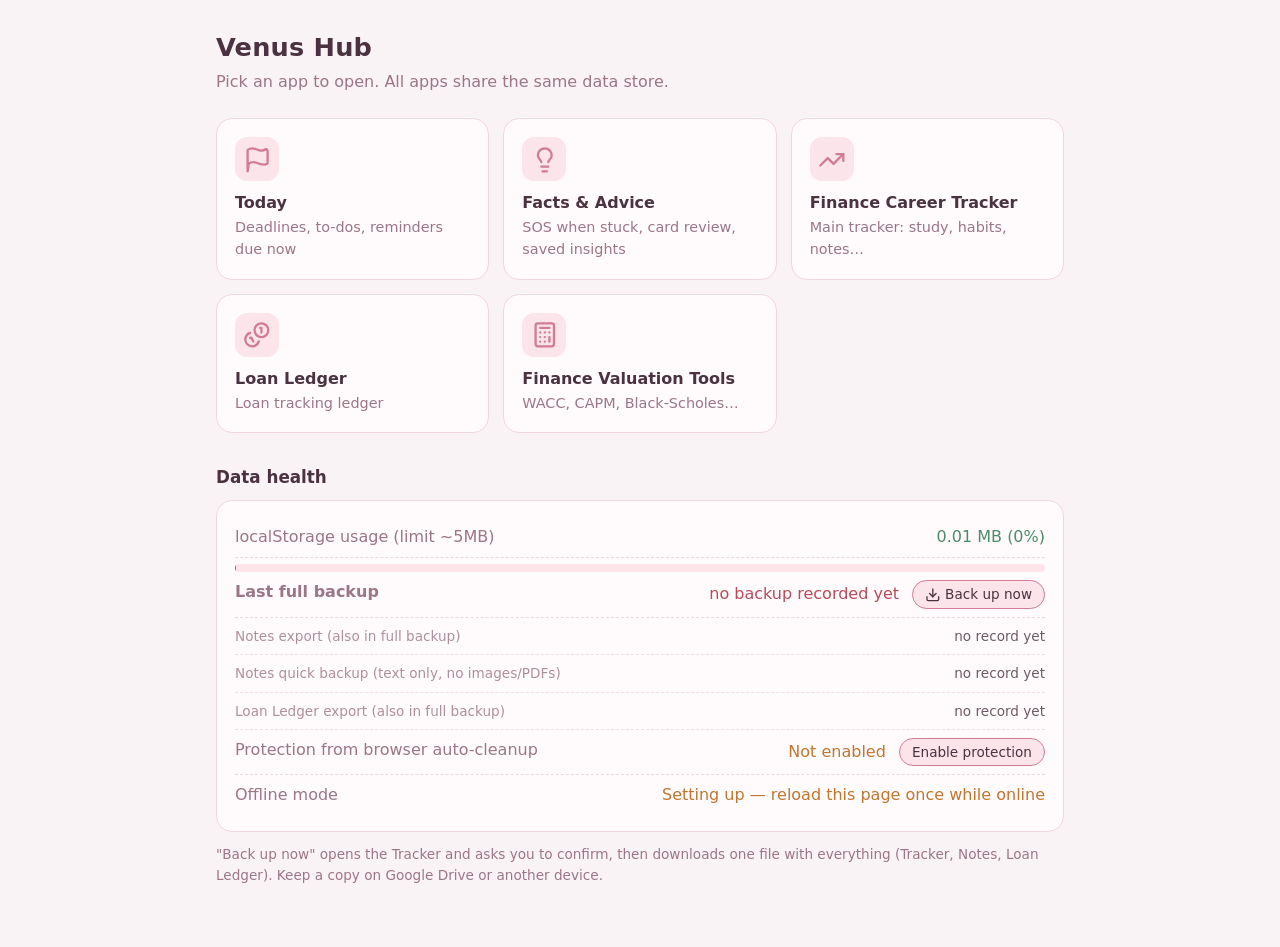
<file: launcher.html>
<!doctype html>
<html lang="en">
<head>
<meta charset="utf-8">
<meta name="viewport" content="width=device-width, initial-scale=1">
<link rel="manifest" href="./manifest.json">
<link rel="apple-touch-icon" href="./icons/apple-touch-icon.png">
<meta name="theme-color" content="#d17b96">
<title>Venus Hub</title>
<script>
const ico = (n, c) => '<svg class="i' + (c ? ' ' + c : '') + '" aria-hidden="true"><use href="#i-' + n + '"/></svg>';
/* Dark mode: use the Tracker's own switch (localStorage "darkMode"); if never set, follow the OS */
(function(){ function apply(){ try{ var v=localStorage.getItem('darkMode'); var d = v==='true' || (v===null && window.matchMedia && matchMedia('(prefers-color-scheme: dark)').matches); document.documentElement.classList.toggle('dark-mode', d); }catch(e){} }
  apply(); window.addEventListener('storage', apply); })();
</script>
<style>
/* Same "Sakura Mist" palette as the Tracker; dark mode follows the Tracker's own dark-mode switch */
:root{
  --primary:#d17b96; --primary-light:#fbe4ea; --primary-dark:#a85870;
  --bg-light:#faf3f6; --bg-white:#fffbfc; --text-dark:#4a3240; --text-muted:#9a7686; --border-color:#f0d7de;
  --ok:#4f8a6b; --warn:#c0762f; --bad:#b94a5a; --bad-soft:#fbe9ec; --warn-soft:#fdf1e3; --ok-soft:#e8f4ee;
  --bg:var(--bg-light); --card:var(--bg-white); --ink:var(--text-dark); --muted:var(--text-muted);
  --line:var(--border-color); --accent:var(--primary); --accent-soft:var(--primary-light);
}
:root.dark-mode{
  --primary:#f0a8c4; --primary-light:#4a2e3c; --primary-dark:#f8d0e0;
  --bg-light:#180f16; --bg-white:#1e141c; --text-dark:#f3e4ec; --text-muted:#b898a8; --border-color:#3a2530;
  --ok:#7fc3a0; --warn:#e0a05f; --bad:#e58898; --bad-soft:#3a1f27; --warn-soft:#3a2d1c; --ok-soft:#1d3329;
}
.i{width:1.15em;height:1.15em;fill:none;stroke:currentColor;stroke-width:2;stroke-linecap:round;stroke-linejoin:round;vertical-align:-3px;flex-shrink:0}

*{box-sizing:border-box}
body{margin:0;background:var(--bg);color:var(--ink);
  font:16px/1.5 system-ui,-apple-system,"Segoe UI",Roboto,sans-serif;}
.wrap{max-width:880px;margin:0 auto;padding:28px 16px 48px}
h1{font-size:1.6rem;margin:0 0 4px;letter-spacing:.2px}
.sub{color:var(--muted);margin:0 0 24px}
.grid{display:grid;gap:14px;grid-template-columns:repeat(auto-fill,minmax(220px,1fr))}
a.app{display:block;text-decoration:none;color:inherit;background:var(--card);
  border:1px solid var(--line);border-radius:16px;padding:18px;
  transition:transform .15s,border-color .15s,box-shadow .15s}
a.app:hover,a.app:focus-visible{transform:translateY(-2px);border-color:var(--accent);
  box-shadow:0 6px 18px rgba(181,103,154,.15);outline:none}
.ico{width:44px;height:44px;border-radius:12px;background:var(--accent-soft);color:var(--accent);
  display:grid;place-items:center;font-size:24px;margin-bottom:10px}
.name{font-weight:650}
.desc{color:var(--muted);font-size:.9rem;margin-top:2px}
.meta{font-size:.8rem;color:var(--muted);margin-top:10px}
h2{font-size:1.05rem;margin:32px 0 10px}
.panel{background:var(--card);border:1px solid var(--line);border-radius:16px;padding:16px 18px}
.row{display:flex;justify-content:space-between;gap:12px;padding:8px 0;border-bottom:1px dashed var(--line)}
.row:last-child{border-bottom:0}
.row span:first-child{color:var(--muted)}
.bar{height:8px;border-radius:99px;background:var(--accent-soft);overflow:hidden;margin-top:6px}
.bar i{display:block;height:100%;width:0;background:var(--ok);transition:width .4s}
.ok{color:var(--ok)} .warn{color:var(--warn)} .bad{color:var(--bad)}
.btn{margin-left:8px;border:1px solid var(--accent);background:var(--accent-soft);color:var(--ink);border-radius:99px;padding:3px 12px;font:inherit;font-size:.85rem;cursor:pointer}
a.btn{text-decoration:none;display:inline-block}
.row.faint{font-size:.85rem;opacity:.8}
.tip{font-size:.85rem;color:var(--muted);margin-top:12px}
</style>
</head>
<body>
<svg width="0" height="0" style="position:absolute" aria-hidden="true" focusable="false" xmlns="http://www.w3.org/2000/svg"><symbol id="i-alarm-clock" viewBox="0 0 24 24"><circle cx="12" cy="13" r="8" /> <path d="M12 9v4l2 2" /> <path d="M5 3 2 6" /> <path d="m22 6-3-3" /> <path d="M6.38 18.7 4 21" /> <path d="M17.64 18.67 20 21" /></symbol><symbol id="i-square-check" viewBox="0 0 24 24"><rect width="18" height="18" x="3" y="3" rx="2" /> <path d="m9 12 2 2 4-4" /></symbol><symbol id="i-calendar" viewBox="0 0 24 24"><path d="M8 2v4" /> <path d="M16 2v4" /> <rect width="18" height="18" x="3" y="4" rx="2" /> <path d="M3 10h18" /></symbol><symbol id="i-bell" viewBox="0 0 24 24"><path d="M10.268 21a2 2 0 0 0 3.464 0" /> <path d="M3.262 15.326A1 1 0 0 0 4 17h16a1 1 0 0 0 .74-1.673C19.41 13.956 18 12.499 18 8A6 6 0 0 0 6 8c0 4.499-1.411 5.956-2.738 7.326" /></symbol><symbol id="i-sparkles" viewBox="0 0 24 24"><path d="M11.017 2.814a1 1 0 0 1 1.966 0l1.051 5.558a2 2 0 0 0 1.594 1.594l5.558 1.051a1 1 0 0 1 0 1.966l-5.558 1.051a2 2 0 0 0-1.594 1.594l-1.051 5.558a1 1 0 0 1-1.966 0l-1.051-5.558a2 2 0 0 0-1.594-1.594l-5.558-1.051a1 1 0 0 1 0-1.966l5.558-1.051a2 2 0 0 0 1.594-1.594z" /> <path d="M20 2v4" /> <path d="M22 4h-4" /> <circle cx="4" cy="20" r="2" /></symbol><symbol id="i-arrow-left" viewBox="0 0 24 24"><path d="m12 19-7-7 7-7" /><path d="M19 12H5" /></symbol><symbol id="i-download" viewBox="0 0 24 24"><path d="M12 15V3" /> <path d="M21 15v4a2 2 0 0 1-2 2H5a2 2 0 0 1-2-2v-4" /> <path d="m7 10 5 5 5-5" /></symbol><symbol id="i-trending-up" viewBox="0 0 24 24"><path d="M16 7h6v6" /> <path d="m22 7-8.5 8.5-5-5L2 17" /></symbol><symbol id="i-coins" viewBox="0 0 24 24"><path d="M13.744 17.736a6 6 0 1 1-7.48-7.48" /> <path d="M15 6h1v4" /> <path d="m6.134 14.768.866-.5 2 3.464" /> <circle cx="16" cy="8" r="6" /></symbol><symbol id="i-calculator" viewBox="0 0 24 24"><rect width="16" height="20" x="4" y="2" rx="2" /> <line x1="8" x2="16" y1="6" y2="6" /> <line x1="16" x2="16" y1="14" y2="18" /> <path d="M16 10h.01" /> <path d="M12 10h.01" /> <path d="M8 10h.01" /> <path d="M12 14h.01" /> <path d="M8 14h.01" /> <path d="M12 18h.01" /> <path d="M8 18h.01" /></symbol><symbol id="i-target" viewBox="0 0 24 24"><path d="M4 22V4a1 1 0 0 1 .4-.8A6 6 0 0 1 8 2c3 0 5 2 8 2a6 6 0 0 0 3.6-1.2A1 1 0 0 1 21 3.6a1 1 0 0 1 .4.8v10.2a1 1 0 0 1-.4.8A6 6 0 0 1 17 16c-3 0-5-2-8-2a6 6 0 0 0-4 1.4z" /></symbol><symbol id="i-lightbulb" viewBox="0 0 24 24"><path d="M15 14c.2-1 .7-1.7 1.5-2.5 1-.9 1.5-2.2 1.5-3.5A6 6 0 0 0 6 8c0 1 .2 2.2 1.5 3.5.7.7 1.3 1.5 1.5 2.5" /> <path d="M9 18h6" /> <path d="M10 22h4" /></symbol></svg>
<div class="wrap">
  <h1>Venus Hub</h1>
  <p class="sub">Pick an app to open. All apps share the same data store.</p>

  <!-- To add a new app: copy one line in the APPS list below -->
  <div class="grid" id="apps"></div>

  <h2>Data health</h2>
  <div class="panel" id="health">Checking…</div>
  <p class="tip">"Back up now" opens the Tracker and asks you to confirm, then downloads one file with everything (Tracker, Notes, Loan Ledger). Keep a copy on Google Drive or another device.</p>
</div>

<script src="./pwa.js"></script>
<script>
/* ===== APP LIST — edit only this part ===== */
const APPS = [
  { name:"Today",                 icon:"target", desc:"Deadlines, to-dos, reminders due now", url:"./today.html" },
  { name:"Facts & Advice",         icon:"lightbulb", desc:"SOS when stuck, card review, saved insights", url:"./insights.html" },
  { name:"Finance Career Tracker", icon:"trending-up", desc:"Main tracker: study, habits, notes…", url:"./index.html" },
  { name:"Loan Ledger",            icon:"coins", desc:"Loan tracking ledger",                url:"../Loan-Ledger/" },
  { name:"Finance Valuation Tools",icon:"calculator", desc:"WACC, CAPM, Black-Scholes…",           url:"../finance-valuation-tools/" }
];

const $ = id => document.getElementById(id);
$("apps").innerHTML = APPS.map(a =>
  `<a class="app" href="${a.url}"><div class="ico">${ico(a.icon)}</div>
   <div class="name">${a.name}</div><div class="desc">${a.desc}</div></a>`).join("");

function ls(k){ try{ return localStorage.getItem(k); }catch(e){ return null; } }
function ago(ts){
  if(!ts) return {t:"no record yet", c:"warn", none:true};
  const d = Math.floor((Date.now()-ts)/864e5);
  const t = d===0 ? "today" : d+(d===1?" day ago":" days ago");
  return {t, c: d<=7 ? "ok" : d<=14 ? "warn" : "bad"};
}

async function health(){
  const rows = [];
  // localStorage usage estimate (~5MB limit)
  let bytes = 0;
  try{ for(let i=0;i<localStorage.length;i++){ const k=localStorage.key(i); bytes += (k.length+(localStorage.getItem(k)||"").length)*2; } }catch(e){}
  const mb = bytes/1048576, pct = Math.min(100, mb/5*100);
  const cls = pct>85 ? "bad" : pct>65 ? "warn" : "ok";
  rows.push(`<div><div class="row"><span>localStorage usage (limit ~5MB)</span><span class="${cls}">${mb.toFixed(2)} MB (${pct.toFixed(0)}%)</span></div>
    <div class="bar"><i style="width:${pct}%;background:var(--${cls==='ok'?'ok':cls==='warn'?'warn':'bad'})"></i></div></div>`);

  // Full backup (the one that matters: Tracker + Notes + Loan Ledger + everything else in this data store)
  const fb = ago(+ls("lastFullBackupAt")||0);
  const fbMsg = fb.none ? "no backup recorded yet" : fb.t;
  rows.push(`<div class="row"><span><b>Last full backup</b></span><span class="${fb.none ? 'bad' : fb.c}">${fbMsg} <a class="btn" href="./index.html?backup=1">${ico("download")} Back up now</a></span></div>`);
  // Optional separate exports (already included in a full backup, so shown muted)
  const nv = ago(+ls("nvLastBackup")||0), ll = ago(+ls("loanLedger.lastExport")||0);
  rows.push(`<div class="row faint"><span>Notes export (also in full backup)</span><span>${nv.t}</span></div>`);
  const qb = ago(+ls("nvLastQuickBackup")||0);
  rows.push(`<div class="row faint"><span>Notes quick backup (text only, no images/PDFs)</span><span>${qb.t}</span></div>`);
  rows.push(`<div class="row faint"><span>Loan Ledger export (also in full backup)</span><span>${ll.t}</span></div>`);

  // Persistent storage
  let persisted = null;
  try{ if(navigator.storage && navigator.storage.persisted) persisted = await navigator.storage.persisted(); }catch(e){}
  const ptxt = persisted===null ? "not supported by this browser" : persisted ? "Enabled" : "Not enabled";
  const btn = (persisted===false) ? ` <button id="persistBtn" class="btn">Enable protection</button>` : "";
  rows.push(`<div class="row"><span>Protection from browser auto-cleanup</span><span class="${persisted?'ok':'warn'}">${ptxt}${btn}</span></div>`);

  // Offline mode (service worker + cached libraries)
  let offTxt = "Not supported by this browser", offCls = "warn";
  try{
    if(!("serviceWorker" in navigator) || !window.caches){ /* keep default */ }
    else if(!window.isSecureContext){ offTxt = "Needs https:// or localhost (not file://)"; }
    else {
      // "venus-*" caches are the service worker's; "nv-libs-*" is where the Notes Vault keeps its own copy of SheetJS.
      // Libraries are counted by URL, so a file that sits in both places is only counted once.
      const names = await caches.keys(); const libUrls = new Set(); let files = 0;
      for(const n of names){
        const isLib = n.indexOf("venus-cdn")===0 || n.indexOf("nv-libs-")===0;
        if(!isLib && n.indexOf("venus-")!==0) continue;
        const ks = await (await caches.open(n)).keys();
        if(isLib) ks.forEach(r => libUrls.add(r.url)); else files += ks.length;
      }
      const libs = libUrls.size;
      if(navigator.serviceWorker.controller && files>0){ offTxt = "Ready · " + files + " app files, " + libs + " libraries saved"; offCls = "ok"; }
      else { offTxt = "Setting up — reload this page once while online"; }
    }
  }catch(e){ offTxt = "Could not check"; }
  rows.push(`<div class="row"><span>Offline mode</span><span class="${offCls}">${offTxt}</span></div>`);

  $("health").innerHTML = rows.join("");
  const pb = $("persistBtn");
  if(pb) pb.onclick = async () => {
    try{
      const g = await navigator.storage.persist();
      alert(g ? "Data protection enabled" : "The browser did not grant it this time. Bookmark this page and try again later.");
    }catch(e){ alert("Could not enable it in this browser."); }
    health();
  };
}
health();
</script>
</body>
</html>
</file>
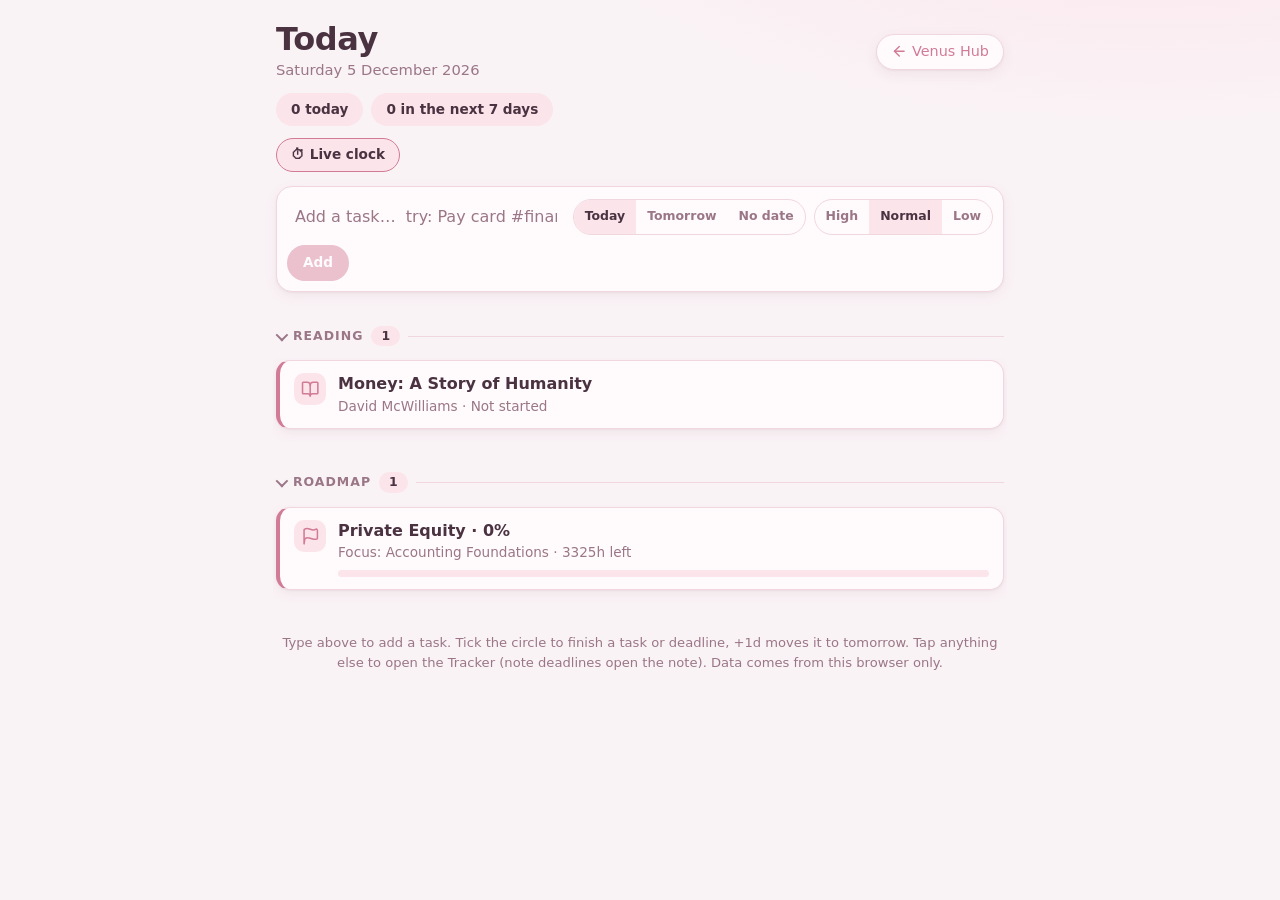
<file: today.html>
<!doctype html>
<html lang="en">
<head>
<meta charset="utf-8">
<meta name="viewport" content="width=device-width, initial-scale=1">
<title>Today</title>
<script>
const ico = (n, c) => '<svg class="i' + (c ? ' ' + c : '') + '" aria-hidden="true"><use href="#i-' + n + '"/></svg>';
/* Dark mode: use the Tracker's own switch (localStorage "darkMode"); if never set, follow the OS */
(function(){ function apply(){ try{ var v=localStorage.getItem('darkMode'); var d = v==='true' || (v===null && window.matchMedia && matchMedia('(prefers-color-scheme: dark)').matches); document.documentElement.classList.toggle('dark-mode', d); }catch(e){} }
  apply(); window.addEventListener('storage', apply); })();
</script>
<style>
/* Same "Sakura Mist" palette as the Tracker; dark mode follows the Tracker's own dark-mode switch */
:root{
  --primary:#d17b96; --primary-light:#fbe4ea; --primary-dark:#a85870;
  --bg-light:#faf3f6; --bg-white:#fffbfc; --text-dark:#4a3240; --text-muted:#9a7686; --border-color:#f0d7de;
  --ok:#4f8a6b; --warn:#c0762f; --bad:#b94a5a; --bad-soft:#fbe9ec; --warn-soft:#fdf1e3; --ok-soft:#e8f4ee;
  --bg:var(--bg-light); --card:var(--bg-white); --ink:var(--text-dark); --muted:var(--text-muted);
  --line:var(--border-color); --accent:var(--primary); --accent-soft:var(--primary-light);
}
:root.dark-mode{
  --primary:#f0a8c4; --primary-light:#4a2e3c; --primary-dark:#f8d0e0;
  --bg-light:#180f16; --bg-white:#1e141c; --text-dark:#f3e4ec; --text-muted:#b898a8; --border-color:#3a2530;
  --ok:#7fc3a0; --warn:#e0a05f; --bad:#e58898; --bad-soft:#3a1f27; --warn-soft:#3a2d1c; --ok-soft:#1d3329;
}
.i{width:1.15em;height:1.15em;fill:none;stroke:currentColor;stroke-width:2;stroke-linecap:round;stroke-linejoin:round;vertical-align:-3px;flex-shrink:0}

*{box-sizing:border-box}
body{margin:0;background:var(--bg);color:var(--ink);font:16px/1.5 system-ui,-apple-system,"Segoe UI",Roboto,sans-serif}
.wrap{max-width:760px;margin:0 auto;padding:24px 16px 56px}
.top{display:flex;justify-content:space-between;align-items:baseline;gap:12px;flex-wrap:wrap}
h1{font-size:1.6rem;margin:0}
.date{color:var(--muted)}
.back{color:var(--accent);text-decoration:none;font-size:.9rem}
.chips{display:flex;gap:8px;flex-wrap:wrap;margin:14px 0 6px}
.chip{border-radius:99px;padding:3px 12px;font-size:.85rem;background:var(--accent-soft)}
.chip.bad{background:var(--bad-soft);color:var(--bad)} .chip.ok{background:var(--ok-soft);color:var(--ok)}
.start{background:var(--card);border:1px solid var(--accent);border-radius:16px;padding:14px 16px;margin:16px 0}
.start small{display:block;color:var(--accent);font-weight:650;letter-spacing:.3px;text-transform:uppercase;font-size:.72rem;margin-bottom:2px}
.start .t{font-size:1.1rem;font-weight:650}
.start .t .i{color:var(--accent);margin-right:2px}
h2{font-size:1.02rem;margin:26px 0 8px;display:flex;align-items:center;gap:8px}
h2 .n{font-size:.78rem;font-weight:600;color:var(--muted);background:var(--accent-soft);border-radius:99px;padding:0 9px}
h2.bad{color:var(--bad)}
.day{color:var(--muted);font-size:.8rem;font-weight:650;margin:14px 2px 4px;text-transform:uppercase;letter-spacing:.4px}
a.item{display:flex;gap:12px;align-items:flex-start;text-decoration:none;color:inherit;background:var(--card);
  border:1px solid var(--line);border-left:4px solid var(--accent);border-radius:12px;padding:10px 12px;margin-bottom:8px}
a.item:hover,a.item:focus-visible{border-color:var(--accent);outline:none}
a.item.bad{border-left-color:var(--bad)} a.item.warn{border-left-color:var(--warn)} a.item.ok{border-left-color:var(--ok)}
.ic{font-size:1.15rem;line-height:1.5;color:var(--accent)}
.back .i{vertical-align:-3px;margin-right:4px}
.body{flex:1;min-width:0}
.ttl{font-weight:600;overflow-wrap:anywhere}
.meta{color:var(--muted);font-size:.85rem}
.tag{white-space:nowrap;font-size:.78rem;border-radius:99px;padding:1px 9px;align-self:center;background:var(--accent-soft)}
.tag.bad{background:var(--bad-soft);color:var(--bad)} .tag.warn{background:var(--warn-soft);color:var(--warn)}
.empty{background:var(--card);border:1px dashed var(--line);border-radius:12px;padding:18px;text-align:center;color:var(--muted)}
.livebtn{border:1px solid var(--accent);background:var(--accent-soft);color:var(--ink);border-radius:99px;padding:3px 12px;font:inherit;font-size:.85rem;cursor:pointer}
.livebtn[aria-pressed=true]{background:var(--bad);border-color:var(--bad);color:#fff}
.cd{font-variant-numeric:tabular-nums;font-weight:800;letter-spacing:.4px;font-size:1.02rem;color:var(--warn);margin-top:2px;display:none}
.live .cd{display:block}
.start .cd small{display:inline;color:inherit;font-size:.62rem;margin-bottom:0;text-transform:uppercase}
.cd.red{color:var(--bad)} .cd.crit{color:var(--bad);animation:cdp 1s ease-in-out infinite} .cd.late{color:var(--bad)}
.cd small{font-size:.62rem;text-transform:uppercase;letter-spacing:.6px;font-weight:700;margin-right:6px;opacity:.85}
@keyframes cdp{50%{opacity:.45}}
@media (prefers-reduced-motion:reduce){.cd.crit{animation:none}}
.bar{height:6px;border-radius:99px;background:var(--accent-soft);overflow:hidden;margin-top:6px}
.bar i{display:block;height:100%;background:var(--accent);border-radius:99px}
.foot{color:var(--muted);font-size:.82rem;margin-top:28px}
.foot a{color:var(--accent)}

/* ===== UI polish (layered on top of the base styles) ===== */
:root{--shadow:0 1px 2px rgba(120,60,90,.06),0 4px 14px rgba(120,60,90,.07);--shadow-h:0 2px 4px rgba(120,60,90,.08),0 10px 26px rgba(120,60,90,.14)}
:root.dark-mode{--shadow:0 1px 2px rgba(0,0,0,.3),0 4px 14px rgba(0,0,0,.28);--shadow-h:0 2px 4px rgba(0,0,0,.35),0 10px 26px rgba(0,0,0,.4)}
html{scroll-behavior:smooth;-webkit-text-size-adjust:100%}
body{min-height:100vh;-webkit-font-smoothing:antialiased;-webkit-tap-highlight-color:transparent;
  background:radial-gradient(900px 380px at 90% -140px,var(--accent-soft),transparent 70%),var(--bg)}
.wrap{padding:calc(22px + env(safe-area-inset-top)) 16px calc(64px + env(safe-area-inset-bottom))}
:focus-visible{outline:2px solid var(--accent);outline-offset:2px;border-radius:8px}

/* header */
.top{align-items:center;margin-bottom:2px}
h1{font-size:2rem;font-weight:750;letter-spacing:-.4px;line-height:1.1}
.date{font-size:.92rem;margin-top:2px}
.back{display:inline-flex;align-items:center;min-height:36px;padding:0 14px;border-radius:99px;border:1px solid var(--line);background:var(--card);box-shadow:var(--shadow);transition:border-color .15s,transform .15s}
.back:hover{border-color:var(--accent);transform:translateX(-2px)}

/* chips + live button */
.chips{gap:8px;margin:12px 0 4px}
.chip{padding:5px 14px;font-weight:600;border:1px solid transparent;font-variant-numeric:tabular-nums}
.chip.bad{border-color:color-mix(in srgb,var(--bad) 30%,transparent)}
.livebtn{min-height:34px;padding:0 14px;font-weight:600;transition:background .15s,transform .15s}
.livebtn:hover{transform:translateY(-1px)}
.livebtn:active{transform:scale(.97)}

/* start here */
.start{position:relative;border-radius:18px;padding:16px 18px;margin:18px 0 6px;border:1.5px solid var(--accent);
  background:linear-gradient(135deg,var(--accent-soft),var(--card) 72%);box-shadow:var(--shadow-h)}
.start .t{font-size:1.25rem;line-height:1.3;margin:2px 0 4px;overflow-wrap:anywhere}
.start .meta{font-size:.9rem}

/* section headings */
h2{font-size:.78rem;font-weight:700;letter-spacing:.08em;text-transform:uppercase;color:var(--muted);margin:30px 0 10px}
h2::after{content:"";flex:1;height:1px;background:var(--line);order:3}
h2 .n{color:var(--ink);background:var(--accent-soft);letter-spacing:0;padding:1px 10px}
h2.bad .n{background:var(--bad-soft);color:var(--bad)}
.day{display:flex;align-items:center;gap:8px;margin:18px 2px 6px;letter-spacing:.06em}
.day::before{content:"";width:6px;height:6px;border-radius:50%;background:var(--accent)}

/* rows */
a.item{gap:12px;border-radius:14px;padding:12px 14px;margin-bottom:9px;box-shadow:var(--shadow);
  transition:transform .15s,box-shadow .15s,border-color .15s}
a.item:hover,a.item:focus-visible{transform:translateY(-1px);box-shadow:var(--shadow-h)}
a.item:active{transform:scale(.995)}
a.item.bad{background:linear-gradient(90deg,var(--bad-soft),var(--card) 60%)}
a.item.warn{background:linear-gradient(90deg,var(--warn-soft),var(--card) 60%)}
.ic{flex:none;width:32px;height:32px;display:grid;place-items:center;border-radius:10px;background:var(--accent-soft);font-size:1rem;line-height:1}
a.item.bad .ic{background:var(--bad-soft);color:var(--bad)}
a.item.warn .ic{background:var(--warn-soft);color:var(--warn)}
a.item.ok .ic{background:var(--ok-soft);color:var(--ok)}
.ttl{line-height:1.35}
.meta{margin-top:2px;line-height:1.4}
.tag{align-self:flex-start;margin-top:2px;padding:2px 10px;font-weight:600}
.bar{height:7px;margin-top:8px}
.bar i{background:linear-gradient(90deg,var(--accent),var(--primary-dark));transition:width .6s ease}
.cd{margin-top:4px}

/* empty + footer */
.empty{padding:28px 18px;border-radius:16px;line-height:1.6}
.foot{text-align:center;margin-top:34px;line-height:1.5}

/* entrance */
@keyframes rise{from{opacity:0;transform:translateY(6px)}to{opacity:1;transform:none}}
#start>*,#out>*{animation:rise .32s ease both}
#out>*:nth-child(n+8){animation-delay:.08s}

/* phones */
@media (max-width:480px){
  .wrap{padding-left:12px;padding-right:12px}
  h1{font-size:1.7rem}
  a.item{padding:12px;gap:10px}
  .start .t{font-size:1.12rem}
  .tag{font-size:.74rem;padding:2px 8px}
}
@media (prefers-reduced-motion:reduce){
  html{scroll-behavior:auto}
  #start>*,#out>*{animation:none}
  a.item,.back,.livebtn,.bar i{transition:none}
  a.item:hover,a.item:focus-visible{transform:none}
}

/* collapsible sections */
.sec{margin:0}
h2[role=button]{cursor:pointer;user-select:none;-webkit-user-select:none;padding:4px 0;transition:color .15s}
h2[role=button]:hover{color:var(--ink)}
h2[role=button]::before{content:"";flex:none;width:7px;height:7px;border-right:2px solid currentColor;border-bottom:2px solid currentColor;transform:rotate(45deg) translateY(-2px);transition:transform .2s}
.sec.collapsed h2[role=button]::before{transform:rotate(-45deg)}
.sec-body{display:grid;grid-template-rows:1fr;transition:grid-template-rows .25s ease}
.sec-body>div{overflow:hidden;min-height:0;padding:2px 3px 4px;margin:-2px -3px -4px}
.sec.collapsed .sec-body{grid-template-rows:0fr}
.sec.collapsed .sec-body>div{visibility:hidden;transition:visibility 0s .25s}
.sec.collapsed h2{margin-bottom:0}
@media (prefers-reduced-motion:reduce){.sec-body,h2[role=button]::before{transition:none}}

/* quick actions */
.chk{flex:none;align-self:flex-start;width:24px;height:24px;margin-top:4px;padding:0;border-radius:50%;border:2px solid var(--accent);background:transparent;color:var(--accent);cursor:pointer;display:grid;place-items:center;font:inherit;font-size:.85rem;line-height:1;transition:background .15s,transform .15s}
.chk:hover,.chk:focus-visible{background:var(--accent-soft)}
.chk:hover::after,.chk:focus-visible::after{content:"\2713"}
.chk:active{transform:scale(.9)}
a.item.bad .chk{border-color:var(--bad);color:var(--bad)}
.snz{flex:none;align-self:flex-start;margin-top:2px;border:1px solid var(--line);background:var(--card);color:var(--muted);border-radius:99px;font:inherit;font-size:.74rem;font-weight:650;padding:2px 10px;cursor:pointer;transition:border-color .15s,color .15s}
.snz:hover,.snz:focus-visible{border-color:var(--accent);color:var(--ink)}
a.item.leaving{opacity:0;transform:translateX(10px);transition:opacity .18s,transform .18s}
.toast{position:fixed;left:50%;bottom:calc(20px + env(safe-area-inset-bottom));transform:translate(-50%,16px);opacity:0;pointer-events:none;display:flex;align-items:center;gap:14px;padding:10px 16px;border-radius:99px;background:var(--ink);color:var(--bg);box-shadow:var(--shadow-h);font-size:.9rem;font-weight:600;z-index:50;transition:opacity .2s,transform .2s}
.toast.show{opacity:1;transform:translate(-50%,0);pointer-events:auto}
.toast button{font:inherit;font-weight:700;border:0;background:transparent;color:var(--accent-soft);cursor:pointer;padding:2px 4px;text-decoration:underline}
@media (prefers-reduced-motion:reduce){.chk,.snz,.toast,a.item.leaving{transition:none}}

/* quick add */
.qa{display:flex;flex-wrap:wrap;gap:8px;align-items:center;margin:14px 0 4px;padding:10px;background:var(--card);border:1px solid var(--line);border-radius:16px;box-shadow:var(--shadow)}
.qa:focus-within{border-color:var(--accent)}
.qa input[type=text]{flex:1 1 220px;min-width:0;min-height:40px;border:0;background:transparent;color:var(--ink);font:inherit;padding:0 8px;outline:none}
.qa input[type=text]::placeholder{color:var(--muted)}
.qa .seg{display:inline-flex;border:1px solid var(--line);border-radius:99px;overflow:hidden}
.qa .seg button{border:0;background:transparent;color:var(--muted);font:inherit;font-size:.78rem;font-weight:650;padding:6px 11px;cursor:pointer;min-height:34px}
.qa .seg button[aria-pressed=true]{background:var(--accent-soft);color:var(--ink)}
.qa .seg button:focus-visible{outline-offset:-2px}
.qa .add{border:0;border-radius:99px;min-height:36px;padding:0 16px;background:var(--accent);color:#fff;font:inherit;font-weight:700;font-size:.85rem;cursor:pointer;transition:transform .15s,opacity .15s}
:root.dark-mode .qa .add{color:#1a1019}
.qa .add:disabled{opacity:.45;cursor:default}
.qa .add:active:not(:disabled){transform:scale(.96)}
.stale{margin:16px 0 4px;padding:12px 14px;border-radius:16px;border:1px solid var(--warn);background:linear-gradient(135deg,var(--warn-soft),var(--card) 80%);box-shadow:var(--shadow)}
.stale-top{display:flex;align-items:center;justify-content:space-between;gap:12px;flex-wrap:wrap}
.stale-top b{display:block;font-size:.95rem}
.stale-top small{color:var(--muted);font-size:.8rem}
.stale-go{border:1px solid var(--warn);background:var(--card);color:var(--ink);border-radius:99px;font:inherit;font-size:.82rem;font-weight:700;padding:5px 14px;cursor:pointer}
.stale-list{margin-top:10px;display:flex;flex-direction:column;gap:8px}
.st-row{display:flex;flex-wrap:wrap;align-items:center;gap:6px 10px;padding:10px 12px;border-radius:12px;background:var(--card);border:1px solid var(--line)}
.st-t{flex:1 1 180px;min-width:0;font-weight:600;color:inherit;text-decoration:none;overflow-wrap:anywhere}
.st-t:hover{text-decoration:underline}
.st-m{font-size:.76rem;color:var(--bad);font-weight:650;white-space:nowrap}
.st-b{display:flex;flex-wrap:wrap;gap:6px;width:100%}
.stb{border:1px solid var(--line);background:var(--card);color:var(--ink);border-radius:99px;font:inherit;font-size:.76rem;font-weight:700;padding:3px 11px;cursor:pointer}
.stb:hover,.stb:focus-visible{border-color:var(--accent);background:var(--accent-soft)}
.stb.bad{color:var(--bad)}
.rv{display:flex;align-items:center;flex-wrap:wrap;gap:6px;margin-top:8px;font-size:.78rem;color:var(--muted)}
@media (max-width:480px){.rv>span{width:100%}}
.rvb{border:1px solid var(--line);background:var(--card);color:var(--accent);border-radius:99px;font:inherit;font-size:.76rem;font-weight:700;padding:2px 10px;cursor:pointer;transition:border-color .15s,background .15s}
.rvs{background:var(--accent-soft)}
.rvb:hover,.rvb:focus-visible{border-color:var(--accent);background:var(--accent-soft)}

/* quick add: smart syntax preview + @note picker */
.qa{position:relative}
.qa-prev{flex:1 1 100%;display:none;flex-wrap:wrap;gap:6px;padding:0 4px 2px}
.qa-prev.on{display:flex}
.qa-prev span{font-size:.74rem;font-weight:650;padding:2px 9px;border-radius:99px;background:var(--accent-soft);color:var(--ink);border:1px solid var(--line)}
.qa-prev span.hi{border-color:var(--bad);color:var(--bad)}
.qa-pop{position:absolute;left:10px;right:10px;top:calc(100% + 4px);z-index:20;margin:0;padding:4px;list-style:none;background:var(--card);border:1px solid var(--accent);border-radius:12px;box-shadow:var(--shadow);max-height:240px;overflow:auto}
.qa-pop[hidden]{display:none}
.qa-pop li{padding:7px 10px;border-radius:8px;cursor:pointer;font-size:.88rem;overflow-wrap:anywhere}
.qa-pop li[aria-selected=true],.qa-pop li:hover{background:var(--accent-soft)}
.qa-hint{flex:1 1 100%;margin:0;padding:0 4px;font-size:.72rem;color:var(--muted)}
</style>
</head>
<body>
<svg width="0" height="0" style="position:absolute" aria-hidden="true" focusable="false" xmlns="http://www.w3.org/2000/svg"><symbol id="i-alarm-clock" viewBox="0 0 24 24"><circle cx="12" cy="13" r="8" /> <path d="M12 9v4l2 2" /> <path d="M5 3 2 6" /> <path d="m22 6-3-3" /> <path d="M6.38 18.7 4 21" /> <path d="M17.64 18.67 20 21" /></symbol><symbol id="i-square-check" viewBox="0 0 24 24"><rect width="18" height="18" x="3" y="3" rx="2" /> <path d="m9 12 2 2 4-4" /></symbol><symbol id="i-calendar" viewBox="0 0 24 24"><path d="M8 2v4" /> <path d="M16 2v4" /> <rect width="18" height="18" x="3" y="4" rx="2" /> <path d="M3 10h18" /></symbol><symbol id="i-bell" viewBox="0 0 24 24"><path d="M10.268 21a2 2 0 0 0 3.464 0" /> <path d="M3.262 15.326A1 1 0 0 0 4 17h16a1 1 0 0 0 .74-1.673C19.41 13.956 18 12.499 18 8A6 6 0 0 0 6 8c0 4.499-1.411 5.956-2.738 7.326" /></symbol><symbol id="i-sparkles" viewBox="0 0 24 24"><path d="M11.017 2.814a1 1 0 0 1 1.966 0l1.051 5.558a2 2 0 0 0 1.594 1.594l5.558 1.051a1 1 0 0 1 0 1.966l-5.558 1.051a2 2 0 0 0-1.594 1.594l-1.051 5.558a1 1 0 0 1-1.966 0l-1.051-5.558a2 2 0 0 0-1.594-1.594l-5.558-1.051a1 1 0 0 1 0-1.966l5.558-1.051a2 2 0 0 0 1.594-1.594z" /> <path d="M20 2v4" /> <path d="M22 4h-4" /> <circle cx="4" cy="20" r="2" /></symbol><symbol id="i-arrow-left" viewBox="0 0 24 24"><path d="m12 19-7-7 7-7" /><path d="M19 12H5" /></symbol><symbol id="i-download" viewBox="0 0 24 24"><path d="M12 15V3" /> <path d="M21 15v4a2 2 0 0 1-2 2H5a2 2 0 0 1-2-2v-4" /> <path d="m7 10 5 5 5-5" /></symbol><symbol id="i-trending-up" viewBox="0 0 24 24"><path d="M16 7h6v6" /> <path d="m22 7-8.5 8.5-5-5L2 17" /></symbol><symbol id="i-coins" viewBox="0 0 24 24"><path d="M13.744 17.736a6 6 0 1 1-7.48-7.48" /> <path d="M15 6h1v4" /> <path d="m6.134 14.768.866-.5 2 3.464" /> <circle cx="16" cy="8" r="6" /></symbol><symbol id="i-calculator" viewBox="0 0 24 24"><rect width="16" height="20" x="4" y="2" rx="2" /> <line x1="8" x2="16" y1="6" y2="6" /> <line x1="16" x2="16" y1="14" y2="18" /> <path d="M16 10h.01" /> <path d="M12 10h.01" /> <path d="M8 10h.01" /> <path d="M12 14h.01" /> <path d="M8 14h.01" /> <path d="M12 18h.01" /> <path d="M8 18h.01" /></symbol><symbol id="i-target" viewBox="0 0 24 24"><path d="M4 22V4a1 1 0 0 1 .4-.8A6 6 0 0 1 8 2c3 0 5 2 8 2a6 6 0 0 0 3.6-1.2A1 1 0 0 1 21 3.6a1 1 0 0 1 .4.8v10.2a1 1 0 0 1-.4.8A6 6 0 0 1 17 16c-3 0-5-2-8-2a6 6 0 0 0-4 1.4z" /></symbol><symbol id="i-book-open" viewBox="0 0 24 24"><path d="M12 7v14" /> <path d="M3 18a1 1 0 0 1-1-1V4a1 1 0 0 1 1-1h5a4 4 0 0 1 4 4 4 4 0 0 1 4-4h5a1 1 0 0 1 1 1v13a1 1 0 0 1-1 1h-6a3 3 0 0 0-3 3 3 3 0 0 0-3-3z" /></symbol></svg>
<div class="wrap">
  <div class="top">
    <div><h1>Today</h1><div class="date" id="date"></div></div>
    <a class="back" href="./launcher.html"><svg class="i" aria-hidden="true"><use href="#i-arrow-left"/></svg>Venus Hub</a>
  </div>
  <div class="chips" id="chips"></div>
  <div class="chips"><button class="livebtn" id="liveBtn" aria-pressed="false" title="Live countdown to the second on every deadline">⏱ Live clock</button></div>
  <form class="qa" id="qa" autocomplete="off">
    <input type="text" id="qaText" placeholder="Add a task…  try: Pay card #finance tomorrow !high @note" maxlength="200" role="combobox" aria-autocomplete="list" aria-controls="qaPop" aria-expanded="false" aria-label="New task">
    <span class="seg" id="qaDue" role="group" aria-label="Due"><button type="button" data-v="today" aria-pressed="true">Today</button><button type="button" data-v="tomorrow" aria-pressed="false">Tomorrow</button><button type="button" data-v="none" aria-pressed="false">No date</button></span>
    <span class="seg" id="qaPri" role="group" aria-label="Priority"><button type="button" data-v="A" aria-pressed="false">High</button><button type="button" data-v="B" aria-pressed="true">Normal</button><button type="button" data-v="C" aria-pressed="false">Low</button></span>
    <button type="submit" class="add" id="qaBtn" disabled>Add</button>
    <div class="qa-prev" id="qaPrev" aria-live="polite"></div>
    <ul class="qa-pop" id="qaPop" role="listbox" aria-label="Notes" hidden></ul>
  </form>
  <div id="start"></div>
  <div id="out"></div>
  <p class="foot">Type above to add a task. Tick the circle to finish a task or deadline, +1d moves it to tomorrow. Tap anything else to open the Tracker (note deadlines open the note). Data comes from this browser only.</p>
</div>

<script>
/* ================== helpers ================== */
const esc = s => String(s == null ? '' : s).replace(/[&<>"']/g, c => ({'&':'&amp;','<':'&lt;','>':'&gt;','"':'&quot;',"'":'&#39;'}[c]));
function lsJSON(k, fb){ try{ const v = JSON.parse(localStorage.getItem(k)); return v == null ? fb : v; }catch(e){ return fb; } }
function arr(k){ const v = lsJSON(k, []); return Array.isArray(v) ? v : []; }
function iso(d){ return d.getFullYear()+'-'+String(d.getMonth()+1).padStart(2,'0')+'-'+String(d.getDate()).padStart(2,'0'); }
/* Vietnam time (UTC+7) is the reference for "today", same as the Tracker, whatever the device timezone is. */
function vnNow(){ const [y,m,d] = new Intl.DateTimeFormat('en-CA', { timeZone: 'Asia/Ho_Chi_Minh' }).format(new Date()).split('-').map(Number); return new Date(y, m-1, d); }
function dayNum(s){ const [y,m,d] = s.split('-').map(Number); return Math.round(Date.UTC(y, m-1, d) / 864e5); }
function diff(a, b){ return dayNum(b) - dayNum(a); }   // days from a to b
const TRACKER = './index.html';
const PR = { high: 0, medium: 1, low: 2 };
const normPrio = p => { const s = String(p || '').toLowerCase(); return s === 'high' ? 'high' : s === 'low' ? 'low' : 'medium'; };
function hhmm(h){ const m = Math.round(h * 60); return String(Math.floor(m/60)%24).padStart(2,'0')+':'+String(m%60).padStart(2,'0'); }
const validDate = s => typeof s === 'string' && /^\d{4}-\d{2}-\d{2}/.test(s);

/* ================== collect ================== */
/* Opens the Notes Vault database only if it already exists (never creates an empty one from here).
   Works without indexedDB.databases() (older Firefox/Safari): opening a missing DB triggers "upgradeneeded",
   where we abort, so nothing is created and we resolve null. */
function openVaultDbIfExists(){
  return new Promise(res => {
    let r;
    try{ r = indexedDB.open('FinanceTrackerVaultDB'); }catch(e){ return res(null); }
    r.onupgradeneeded = () => { try{ r.transaction.abort(); }catch(e){} };
    r.onsuccess = () => res(r.result);
    r.onerror = () => res(null);
    r.onblocked = () => res(null);
  });
}
async function notesReminders(){
  // Notes live in IndexedDB. Only read it if it already exists (never create it from here).
  try{
    const db = await openVaultDbIfExists();
    if(!db) return [];
    try{
      if(!db.objectStoreNames.contains('notes')) return [];
      const all = await new Promise((res, rej) => { const q = db.transaction('notes', 'readonly').objectStore('notes').getAll(); q.onsuccess = () => res(q.result); q.onerror = () => rej(q.error); });
      return all.filter(n => n && !n.deletedAt && /^\d{4}-\d{2}-\d{2}T\d{2}:\d{2}/.test(n.remindAt || ''));
    } finally { db.close(); }
  }catch(e){ return []; }
}

async function collect(){
  const today = iso(vnNow());
  const items = [];
  const add = o => items.push(Object.assign({ prio: 'medium', time: '', meta: '' }, o));

  /* Deadlines: manual list (includes deadlines set on notes) + auto-scan, same rules as the Tracker's Deadline view */
  const done = new Set(arr('dltDoneIds'));
  const snooze = lsJSON('dltSnoozeMap', {}) || {};
  const live = id => !done.has(id) && !(snooze[id] && today < snooze[id]);
  const seen = new Set();
  const pushDl = (id, name, date, prio, meta, time, rep, nid) => {
    if(!validDate(date) || seen.has(id) || !live(id)) return;
    seen.add(id);
    const tm = /^(\d{1,2}):(\d{2})/.exec(time || '');
    add({ kind: 'deadline', id, src: 'deadline', rep: !!rep, nid: nid || '', title: name || 'Deadline', date: date.slice(0, 10), prio: normPrio(prio), meta, time: time || '', sort: tm ? Number(tm[1]) + Number(tm[2]) / 60 : undefined });
  };
  arr('courses').forEach(c => {
    const fin = Number(c.estimatedHours) > 0 && Number(c.hoursStudied) >= Number(c.estimatedHours);
    if(c.deadline && !fin) pushDl('c_' + c.id, c.title, c.deadline, c.priority, 'Course');
  });
  arr('goals').forEach(g => { if(g.deadline && (g.currentProgress || 0) < (g.target || 1)) pushDl('g_' + g.id, g.title, g.deadline, g.priority, 'Goal'); });
  // deals / analyses carry a plain date: only show them from today onwards (past ones are history, not overdue)
  arr('dealDiary').forEach(d => { if(validDate(d.date) && d.date.slice(0,10) >= today) pushDl('d_' + d.id, d.dealName || 'Deal', d.date, 'medium', 'Deal'); });
  arr('investmentAnalyses').forEach(a => { if(validDate(a.date) && a.date.slice(0,10) >= today) pushDl('a_' + a.id, a.title || 'Analysis', a.date, 'medium', 'Analysis'); });
  arr('deadlines').forEach(m => pushDl(m.id, m.name, m.date, m.priority, m.sourceNoteId ? 'From a note' : (m.note ? String(m.note).slice(0, 60) : ''), m.time, m.repeatType && m.repeatType !== 'none', m.noteId || m.sourceNoteId));

  /* To-dos */
  arr('todoTasks').forEach(t => {
    if(!t || t.done || !t.text) return;
    const p = t.priority === 'A' ? 'high' : t.priority === 'C' ? 'low' : 'medium';
    const open = Array.isArray(t.subtasks) ? t.subtasks.filter(s => s && !s.done).length : 0;
    const meta = (open ? open + ' subtask' + (open === 1 ? '' : 's') + ' left' : '');
    const nl = t.noteId ? { nid: String(t.noteId) } : {}, nm = t.noteId ? (meta ? meta + ' · ' : '') + 'Note: ' + (t.noteTitle || 'linked') : meta;
    if(validDate(t.due)) add(Object.assign({ kind: 'todo', id: t.id, src: 'todo', title: t.text, date: t.due.slice(0, 10), prio: p, meta: nm }, nl));
    else if(t.priority === 'A') add(Object.assign({ kind: 'todo', id: t.id, src: 'todo', title: t.text, date: '', prio: 'high', meta: (nm ? nm + ' · ' : '') + 'no date', undated: true }, nl));
  });

  /* Calendar events (planner) */
  arr('calEvents').forEach(e => {
    if(!e || !validDate(e.date)) return;
    const start = Number(e.startH), dur = Number(e.dur);
    const time = isFinite(start) ? hhmm(start) + (isFinite(dur) && dur > 0 ? '–' + hhmm(start + dur) : '') : '';
    add({ kind: 'event', title: e.title || 'Event', date: e.date.slice(0, 10), time, sort: isFinite(start) ? start : 99, meta: e.category || '' });
  });

  /* Reminders set on notes */
  (await notesReminders()).forEach(n => {
    const date = n.remindAt.slice(0, 10), time = n.remindAt.slice(11, 16);
    add({ kind: 'reminder', nid: n.id || '', title: n.title || 'Untitled note', date, time, sort: Number(time.slice(0,2)) + Number(time.slice(3)) / 60, fired: n.remindState === 'fired', meta: 'Note reminder' });
  });
  return { today, items };
}

/* ================== reading ================== */
function readingRows(today){
  const L = arr('readingList'), S = lsJSON('rlProgressStamp', {}) || {}, now = Date.now(), DAY = 864e5;
  const ms = d => new Date((validDate(d) ? d.slice(0, 10) : today) + 'T00:00:00').getTime();
  const rows = [], reading = L.filter(b => b && b.status === 'reading' && b.title);
  reading.forEach(b => {
    const cp = Number(b.currentPage) || 0, pg = Number(b.pages) || 0, bits = [];
    if(b.author) bits.push(b.author);
    bits.push(pg ? 'Page ' + cp + ' / ' + pg + ' · ' + Math.min(100, Math.round(cp / pg * 100)) + '%' : (cp ? 'Page ' + cp : 'Not started'));
    const days = Math.max(1, Math.round((now - ms(b.startedAt)) / DAY));
    if(cp > 0 && days >= 2){
      const pace = cp / days; bits.push((pace < 10 ? pace.toFixed(1) : Math.round(pace)) + ' pp/day');
      if(pg > cp) bits.push('done ≈ ' + new Date(now + Math.ceil((pg - cp) / pace) * DAY).toLocaleDateString('en-GB', { day: 'numeric', month: 'short' }));
    }
    const st = S[b.id], idle = st && st.t ? Math.floor((now - st.t) / DAY) : 0;
    rows.push({ title: b.title, meta: bits.join(' · '), pct: pg ? Math.min(100, Math.round(cp / pg * 100)) : -1, stalled: idle >= 7 ? idle : 0 });
  });
  const nxt = L.find(b => b && b.status === 'want' && b.upNext);
  if(nxt) rows.push({ title: nxt.title, meta: [nxt.author, nxt.pages ? nxt.pages + ' pages' : ''].filter(Boolean).join(' · '), pct: -1, tag: 'up next' });
  return rows;
}
/* Strategic Roadmap status: the Tracker saves a small snapshot per track (rdmSnapshots) each time the roadmap draws.
   Today shows the pinned tracks (max 2), or the most recently opened one when nothing is pinned. */
function roadmapRows(today){
  const snaps = lsJSON('rdmSnapshots', {}) || {};
  let keys = arr('roadmapPinnedTracks').filter(k => snaps[k]);
  if(!keys.length) keys = Object.keys(snaps).sort((a, b) => (snaps[b].ts || 0) - (snaps[a].ts || 0)).slice(0, 1);
  return keys.slice(0, 2).map(k => Object.assign({ key: k }, snaps[k]));
}
function roadmapRow(r){
  const n = x => { x = Number(x) || 0; return x >= 10 ? String(Math.round(x)) : String(Math.round(x * 10) / 10); };
  const age = r.ts ? Math.floor((Date.now() - r.ts) / 864e5) : 0;
  const bits = [];
  if(r.focus) bits.push('Focus: ' + r.focus);
  bits.push(n(r.hrsLeft) + 'h left');
  if(r.target){
    const dd = diff(today0(), r.target);
    bits.push(dd < 0 ? 'target passed' : dd === 0 ? 'target today' : 'target in ' + dd + 'd');
    if(r.state === 'on' || r.state === 'ahead') bits.push('needs ' + n(r.need) + 'h/wk');
    else if(r.state === 'behind') bits.push('needs ' + n(r.need) + 'h/wk, you do ' + n(r.pace || r.hpw) + 'h/wk');
  }
  if(age >= 3) bits.push('as of ' + age + 'd ago (open the Tracker to refresh)');
  const tag = r.state === 'behind' ? '<span class="tag warn">behind ~' + n(Math.abs(r.slack)) + 'wk</span>'
    : r.state === 'overdue' ? '<span class="tag bad">overdue</span>'
    : r.state === 'ahead' ? '<span class="tag">ahead</span>'
    : r.state === 'on' ? '<span class="tag">on track</span>' : '';
  const cls = r.state === 'behind' ? ' warn' : r.state === 'overdue' ? ' bad' : '';
  return '<a class="item' + cls + '" href="' + TRACKER + '"><span class="ic">' + ico('target') + '</span><span class="body"><div class="ttl">' + esc(r.label || r.key) + ' · ' + (Number(r.pct) || 0) + '%</div>' +
    '<div class="meta">' + esc(bits.join(' · ')) + '</div><div class="bar"><i style="width:' + Math.max(0, Math.min(100, Number(r.pct) || 0)) + '%"></i></div></span>' + tag + '</a>';
}
const today0 = () => iso(vnNow());
function practiceRows(today){
  const cutoff = Date.now() - 21 * 864e5;
  const hasTodo = new Set(arr('todoTasks').filter(t => t).map(t => t.id));   // open OR ticked: either way the action already became a to-do
  return arr('readingList').filter(b => b && b.takeaways && b.takeaways.apply && !hasTodo.has(b.takeaways.todoId) && (b.status === 'finished' ? (!b.finishedAt || new Date(b.finishedAt + 'T00:00:00').getTime() >= cutoff) : false))
    .slice(0, 3).map(b => ({ title: b.takeaways.apply, meta: 'From “' + b.title + '”' }));
}
function readRow(r){
  return '<a class="item' + (r.stalled ? ' warn' : '') + '" href="' + TRACKER + '"><span class="ic">' + ico('book-open') + '</span><span class="body"><div class="ttl">' + esc(r.title) + '</div>' +
    (r.meta ? '<div class="meta">' + esc(r.meta) + '</div>' : '') + (r.pct >= 0 ? '<div class="bar"><i style="width:' + r.pct + '%"></i></div>' : '') + '</span>' +
    (r.stalled ? '<span class="tag warn">' + r.stalled + 'd no progress</span>' : r.tag ? '<span class="tag">' + r.tag + '</span>' : '') + '</a>';
}
function practiceRow(r){
  return '<a class="item" href="' + TRACKER + '"><span class="ic">' + ico('sparkles') + '</span><span class="body"><div class="ttl">' + esc(r.title) + '</div><div class="meta">' + esc(r.meta) + '</div></span></a>';
}

/* ================== quick actions: done / move to tomorrow (same storage the Tracker uses) ================== */
let undoFn = null, toastT = null;
function wr(k, v){ try{ localStorage.setItem(k, JSON.stringify(v)); return true; }catch(e){ return false; } }
function toast(msg, undo){
  let t = document.getElementById('toast');
  if(!t){ t = document.createElement('div'); t.id = 'toast'; t.className = 'toast'; t.setAttribute('role', 'status'); document.body.appendChild(t); }
  undoFn = undo || null;
  t.innerHTML = '<span>' + esc(msg) + '</span>' + (undo ? '<button type="button" id="undoBtn">Undo</button>' : '');
  t.classList.add('show'); clearTimeout(toastT); toastT = setTimeout(() => t.classList.remove('show'), 6000);
}
function act(src, id, kind){
  const tm = vnNow(); tm.setDate(tm.getDate() + 1); const tomorrow = iso(tm);
  if(src === 'todo'){
    const list = arr('todoTasks'), t = list.find(x => x && x.id === id); if(!t) return;
    const prev = { done: !!t.done, doneAt: t.doneAt == null ? null : t.doneAt, due: t.due == null ? null : t.due };
    if(kind === 'done'){ t.done = true; t.doneAt = Date.now(); } else t.due = tomorrow;
    if(!wr('todoTasks', list)) return toast('Could not save (browser storage is full or blocked).');
    toast(kind === 'done' ? 'Done' : 'Moved to tomorrow', () => { const l = arr('todoTasks'), x = l.find(y => y && y.id === id); if(x){ Object.assign(x, prev); wr('todoTasks', l); } });
  } else {
    const done = arr('dltDoneIds'), meta = lsJSON('dltDoneMeta', {}) || {}, snz = lsJSON('dltSnoozeMap', {}) || {};
    const prevSnz = snz[id], wasDone = done.includes(id);
    if(kind === 'done'){
      if(wasDone) return;
      done.push(id); meta[id] = { completedAt: iso(vnNow()), note: '' }; delete snz[id];
    } else snz[id] = tomorrow;
    if(!(wr('dltDoneIds', done) && wr('dltDoneMeta', meta) && wr('dltSnoozeMap', snz))) return toast('Could not save (browser storage is full or blocked).');
    toast(kind === 'done' ? 'Done' : 'Snoozed until tomorrow', () => {
      const d2 = arr('dltDoneIds').filter(x => x !== id), m2 = lsJSON('dltDoneMeta', {}) || {}, s2 = lsJSON('dltSnoozeMap', {}) || {};
      if(kind === 'done'){ delete m2[id]; if(prevSnz) s2[id] = prevSnz; } else { if(prevSnz) s2[id] = prevSnz; else delete s2[id]; }
      wr('dltDoneIds', kind === 'done' ? d2 : arr('dltDoneIds')); wr('dltDoneMeta', m2); wr('dltSnoozeMap', s2);
    });
  }
}
/* "Review again in N days" for a note's deadline: new date, brings it back if ticked/snoozed, and keeps the note's own Deadline field in step */
function noteDeadlineIDB(nid, date, srsStep){
  return new Promise(res => {
    try{
      const r = indexedDB.open('FinanceTrackerVaultDB');
      r.onerror = () => res(null); r.onblocked = () => res(null);
      r.onsuccess = () => {
        const db = r.result;
        try{
          if(!db.objectStoreNames.contains('notes')){ db.close(); return res(null); }
          const tx = db.transaction('notes', 'readwrite'), st = tx.objectStore('notes'), g = st.get(nid);
          let prev = null, stamp = 0;
          // updatedAt moves with the change (as it does when the deadline is edited in the vault itself)
          g.onsuccess = () => { const n = g.result; if(n){ prev = n.deadline || ''; n.deadline = date; if(typeof srsStep === 'number') n.srsStep = srsStep; n.updatedAt = stamp = Date.now(); st.put(n); } };
          tx.oncomplete = () => {
            db.close();
            // Tell an open Notes Vault tab (index.html) so it doesn't keep — and later save back — the old deadline
            if(prev !== null){ try{ const bc = new BroadcastChannel('venus-note-deadline'); const msg = { id: nid, deadline: date, updatedAt: stamp }; if(typeof srsStep === 'number') msg.srsStep = srsStep; bc.postMessage(msg); bc.close(); }catch(e){} }
            res(prev);
          };
          tx.onerror = tx.onabort = () => { db.close(); res(null); };
        }catch(e){ try{ db.close(); }catch(_){} res(null); }
      };
    }catch(e){ res(null); }
  });
}
/* Review ladder (started from a note in the Notes Vault): each "Reviewed" jumps to the next step. */
const SRS_LADDER = [1, 3, 7, 21, 60];
const srsMap = {};   // note id -> index of the ladder step currently scheduled (only notes that have a ladder)
function loadSrs(){
  const ids = arr('deadlines').filter(m => m && m.sourceNoteId).map(m => m.sourceNoteId);
  if(!ids.length) return Promise.resolve();
  return new Promise(res => {
    try{
      const r = indexedDB.open('FinanceTrackerVaultDB');
      r.onerror = () => res(); r.onblocked = () => res();
      r.onsuccess = () => {
        const db = r.result;
        try{
          if(!db.objectStoreNames.contains('notes')){ db.close(); return res(); }
          const tx = db.transaction('notes', 'readonly'), st = tx.objectStore('notes');
          ids.forEach(id => { const g = st.get(id); g.onsuccess = () => { const n = g.result; if(n && typeof n.srsStep === 'number' && n.srsStep >= 0) srsMap[id] = n.srsStep; else delete srsMap[id]; }; });
          tx.oncomplete = () => { db.close(); res(); };
          tx.onerror = tx.onabort = () => { db.close(); res(); };
        }catch(e){ try{ db.close(); }catch(_){} res(); }
      };
    }catch(e){ res(); }
  });
}
async function reviewAgain(id, nid, n, srsStep){
  const t = vnNow(); t.setDate(t.getDate() + n); const date = iso(t);
  const list = arr('deadlines'), it = list.find(m => m && m.id === id); if(!it) return;
  const done = arr('dltDoneIds'), meta = lsJSON('dltDoneMeta', {}) || {}, snz = lsJSON('dltSnoozeMap', {}) || {};
  const prev = { date: it.date, done: done.includes(id), meta: meta[id], snz: snz[id] };
  it.date = date;
  const d2 = done.filter(x => x !== id); delete meta[id]; delete snz[id];
  if(!(wr('deadlines', list) && wr('dltDoneIds', d2) && wr('dltDoneMeta', meta) && wr('dltSnoozeMap', snz))) return toast('Could not save (browser storage is full or blocked).');
  const hasSrs = typeof srsStep === 'number' && !!it.sourceNoteId, prevSrs = hasSrs ? (typeof srsMap[it.sourceNoteId] === 'number' ? srsMap[it.sourceNoteId] : -1) : undefined;
  const prevNote = it.sourceNoteId ? await noteDeadlineIDB(it.sourceNoteId, date, hasSrs ? srsStep : undefined) : null;
  if(hasSrs) srsMap[it.sourceNoteId] = srsStep;
  toast((hasSrs ? 'Reviewed. Next review on ' : 'Review again on ') + new Date(date + 'T00:00:00').toLocaleDateString('en-GB', { day: 'numeric', month: 'short' }) + (hasSrs ? ' (in ' + n + 'd)' : ''), async () => {
    const l = arr('deadlines'), x = l.find(m => m && m.id === id); if(x){ x.date = prev.date; wr('deadlines', l); }
    const dn = arr('dltDoneIds'), mt = lsJSON('dltDoneMeta', {}) || {}, sz = lsJSON('dltSnoozeMap', {}) || {};
    if(prev.done && !dn.includes(id)) dn.push(id); if(prev.meta) mt[id] = prev.meta; if(prev.snz) sz[id] = prev.snz;
    wr('dltDoneIds', dn); wr('dltDoneMeta', mt); wr('dltSnoozeMap', sz);
    if(it.sourceNoteId && prevNote !== null) await noteDeadlineIDB(it.sourceNoteId, prevNote, hasSrs ? prevSrs : undefined);
    if(hasSrs){ if(prevSrs >= 0) srsMap[it.sourceNoteId] = prevSrs; else delete srsMap[it.sourceNoteId]; }
  });
}
/* ---- note deadlines overdue by more than 2 weeks: keep / move / drop, decided once ---- */
const STALE_DAYS = 14; let staleOpen = false;
const keptMap = () => { const v = lsJSON('todayStaleKept', {}); return v && typeof v === 'object' ? v : {}; };
function staleKeep(id, date){
  const m = keptMap(), prev = m[id]; m[id] = date;
  if(!wr('todayStaleKept', m)) return toast('Could not save (browser storage is full or blocked).');
  toast('Kept. Not asking again for this date.', () => { const k = keptMap(); if(prev) k[id] = prev; else delete k[id]; wr('todayStaleKept', k); });
}
async function staleDrop(id){
  const list = arr('deadlines'), it = list.find(m => m && m.id === id); if(!it) return;
  if(!wr('deadlines', list.filter(m => !(m && m.id === id)))) return toast('Could not save (browser storage is full or blocked).');
  const prev = it.sourceNoteId ? await noteDeadlineIDB(it.sourceNoteId, '') : null;
  toast('Deadline dropped (the note itself is untouched)', async () => {
    const l = arr('deadlines'); l.push(it); wr('deadlines', l);
    if(it.sourceNoteId && prev !== null) await noteDeadlineIDB(it.sourceNoteId, prev);
  });
}
function staleBanner(list, today){
  if(!list.length) return '';
  const rows = list.map(i => '<div class="st-row"><a class="st-t" href="' + esc(TRACKER + '?note=' + encodeURIComponent(i.nid)) + '">' + esc(i.title) + '</a><span class="st-m">' + diff(i.date, today) + 'd overdue</span><span class="st-b">' +
    '<button type="button" class="stb" data-a="keep" data-id="' + esc(i.id) + '" data-date="' + esc(i.date) + '">Keep</button>' +
    '<button type="button" class="stb" data-a="move" data-n="7" data-id="' + esc(i.id) + '" data-nid="' + esc(i.nid) + '">Review in 7d</button>' +
    '<button type="button" class="stb" data-a="move" data-n="30" data-id="' + esc(i.id) + '" data-nid="' + esc(i.nid) + '">in 30d</button>' +
    '<button type="button" class="stb bad" data-a="drop" data-id="' + esc(i.id) + '">Drop</button></span></div>').join('');
  return '<div class="stale"><div class="stale-top"><div><b>' + list.length + ' note deadline' + (list.length === 1 ? ' is' : 's are') + ' over ' + STALE_DAYS + ' days late</b><small>Decide once: keep, move to a new date, or let it go.</small></div>' +
    '<button type="button" class="stale-go" id="staleToggle" aria-expanded="' + staleOpen + '">' + (staleOpen ? 'Hide' : 'Sort them out') + '</button></div>' +
    (staleOpen ? '<div class="stale-list">' + rows + '</div>' : '') + '</div>';
}
document.addEventListener('click', e => {
  if(e.target.closest('#staleToggle')){ staleOpen = !staleOpen; render(); return; }
  const sb = e.target.closest('.stb');
  if(sb){
    e.preventDefault();
    const a = sb.dataset.a, id = sb.dataset.id;
    if(a === 'keep') staleKeep(id, sb.dataset.date);
    else if(a === 'drop') staleDrop(id);
    else if(a === 'move') reviewAgain(id, sb.dataset.nid, Number(sb.dataset.n));
    setTimeout(render, 250); return;
  }
  const u = e.target.closest('#undoBtn');
  if(u){ if(undoFn) undoFn(); undoFn = null; document.getElementById('toast').classList.remove('show'); render(); return; }
  const rb = e.target.closest('.rvb');
  if(rb){ e.preventDefault(); e.stopPropagation(); const row = rb.closest('a.item'); if(row) row.classList.add('leaving'); reviewAgain(rb.dataset.id, rb.dataset.nid, Number(rb.dataset.n), rb.dataset.srs !== undefined ? Number(rb.dataset.srs) : undefined); setTimeout(render, 200); return; }
  const b = e.target.closest('.chk, .snz'); if(!b) return;
  e.preventDefault(); e.stopPropagation();
  const row = b.closest('a.item'); if(row) row.classList.add('leaving');
  act(b.dataset.src, b.dataset.id, b.dataset.a);
  setTimeout(render, 200);
});

/* ================== render ================== */
const ICON = { deadline: ico('alarm-clock'), todo: ico('square-check'), event: ico('calendar'), reminder: ico('bell') };
const cmp = (a, b) => (a.date || '9').localeCompare(b.date || '9') || (a.sort ?? 50) - (b.sort ?? 50) || PR[a.prio] - PR[b.prio] || a.title.localeCompare(b.title);

function cdHolder(it){
  if(it.kind === 'event' || !it.date || (it.kind === 'reminder' && it.fired)) return '';
  return '<div class="cd" data-date="' + esc(it.date) + '" data-time="' + esc(it.time || '') + '"></div>';
}
function liveOn(){ try{ return localStorage.getItem('dltSecClock') === '1'; }catch(e){ return false; } }
function tickCd(){
  const on = liveOn();
  document.body.classList.toggle('live', on);
  const b = document.getElementById('liveBtn'); if(b) b.setAttribute('aria-pressed', on ? 'true' : 'false');
  if(!on) return;
  const p = n => String(n).padStart(2, '0');
  document.querySelectorAll('.cd[data-date]').forEach(el => {
    const tm = /^(\d{1,2}):(\d{2})/.exec(el.dataset.time || '');
    const end = tm ? new Date(el.dataset.date + 'T' + p(tm[1]) + ':' + tm[2] + ':00+07:00') : new Date(el.dataset.date + 'T23:59:59+07:00');
    let ms = end - new Date(); if(isNaN(ms)) return;
    const late = ms < 0; ms = Math.abs(ms);
    const t = Math.floor(ms / 1000), d = Math.floor(t / 86400);
    const txt = (d ? d + 'd ' : '') + p(Math.floor(t % 86400 / 3600)) + ':' + p(Math.floor(t % 3600 / 60)) + ':' + p(t % 60);
    el.className = 'cd ' + (late ? 'late' : t < 3600 ? 'crit' : t < 86400 ? 'red' : '');
    el.innerHTML = '<small>' + (late ? 'overdue' : 'left') + '</small>' + (late ? '+' : '') + txt;
  });
}
function row(it, today){
  let cls = '', tag = '', when = '';
  const dd = it.date ? diff(today, it.date) : 0;
  if(it.kind === 'reminder' && it.fired){ cls = 'warn'; tag = '<span class="tag warn">waiting</span>'; }
  else if(it.date && dd < 0){ cls = 'bad'; tag = '<span class="tag bad">' + (-dd) + 'd overdue</span>'; }
  else if(it.prio === 'high'){ cls = 'warn'; }
  if(it.time) when = it.time;
  const can = it.src && it.id != null && !it.rep;       // repeating deadlines are finished in the Tracker (it schedules the next one)
  const da = ' data-src="' + it.src + '" data-id="' + esc(it.id) + '"';
  const chk = can ? '<button type="button" class="chk"' + da + ' data-a="done" title="Mark done" aria-label="Mark done"></button>' : '';
  const snz = can && (!it.date || it.date <= today) ? '<button type="button" class="snz"' + da + ' data-a="snooze" title="Move to tomorrow" aria-label="Move to tomorrow">+1d</button>' : '';
  const meta = [when, it.meta].filter(Boolean).join(' · ');
  const sst = srsMap[it.nid], sNext = typeof sst === 'number' ? Math.min(sst + 1, SRS_LADDER.length - 1) : -1;
  const ladderBtn = sNext >= 0 ? '<button type="button" class="rvb rvs"' + da + ' data-nid="' + esc(it.nid) + '" data-n="' + SRS_LADDER[sNext] + '" data-srs="' + sNext + '" title="Review ladder: step ' + (sNext + 1) + ' of ' + SRS_LADDER.length + '">\u2713 Reviewed \u2192 ' + SRS_LADDER[sNext] + 'd</button>' : '';
  const rv = (it.nid && it.kind === 'deadline' && it.id != null) ? '<div class="rv">' + ladderBtn + '<span>Review again:</span>' + [3, 7, 30].map(n => '<button type="button" class="rvb"' + da + ' data-nid="' + esc(it.nid) + '" data-n="' + n + '">' + n + 'd</button>').join('') + '</div>' : '';
  const href = it.nid ? TRACKER + '?note=' + encodeURIComponent(it.nid) : TRACKER;
  return '<a class="item ' + cls + '" href="' + esc(href) + '">' + chk + '<span class="ic">' + ICON[it.kind] + '</span><span class="body"><div class="ttl">' + esc(it.title) + '</div>' +
    (meta ? '<div class="meta">' + esc(meta) + '</div>' : '') + cdHolder(it) + rv + '</span>' + snz + tag + '</a>';
}
/* collapsible sections: the open/closed state is remembered in this browser */
const COLL_KEY = 'todayCollapsed';
const collState = () => { const v = lsJSON(COLL_KEY, {}); return v && typeof v === 'object' ? v : {}; };
function sec(key, title, count, body, cls){
  const c = !!collState()[key];
  return '<section class="sec' + (c ? ' collapsed' : '') + '" data-k="' + key + '"><h2 class="' + (cls || '') + '" role="button" tabindex="0" aria-expanded="' + (!c) + '" title="Tap to ' + (c ? 'expand' : 'collapse') + '">' +
    title + ' <span class="n">' + count + '</span></h2><div class="sec-body"><div>' + body + '</div></div></section>';
}
function section(title, list, today, cls){
  if(!list.length) return '';
  return sec(title.toLowerCase().replace(/[^a-z0-9]+/g, '-'), title, list.length, list.map(i => row(i, today)).join(''), cls);
}
function toggleSec(h){
  const el = h.closest('.sec'); if(!el) return;
  const c = el.classList.toggle('collapsed');
  h.setAttribute('aria-expanded', c ? 'false' : 'true'); h.title = 'Tap to ' + (c ? 'expand' : 'collapse');
  const m = collState(); if(c) m[el.dataset.k] = 1; else delete m[el.dataset.k];
  try{ localStorage.setItem(COLL_KEY, JSON.stringify(m)); }catch(e){}
}
document.addEventListener('click', e => { const h = e.target.closest('#out h2[role=button]'); if(h) toggleSec(h); });
document.addEventListener('keydown', e => { if((e.key === 'Enter' || e.key === ' ') && e.target.matches && e.target.matches('#out h2[role=button]')){ e.preventDefault(); toggleSec(e.target); } });
const wd = s => { const [y, m, d] = s.split('-').map(Number); return new Date(y, m - 1, d).toLocaleDateString('en-GB', { weekday: 'long', day: 'numeric', month: 'short' }); };

async function render(){
  const { today, items } = await collect();
  const [y, m, d] = today.split('-').map(Number);
  document.getElementById('date').textContent = new Date(y, m - 1, d).toLocaleDateString('en-GB', { weekday: 'long', day: 'numeric', month: 'long', year: 'numeric' });

  const dated = items.filter(i => i.date);
  const isRv = i => i.kind === 'deadline' && i.nid;                             // a deadline that belongs to (or links to) a Notes Vault note
  const kept = keptMap();
  const allRv = dated.filter(i => isRv(i) && i.date <= today).sort(cmp);
  const stale = allRv.filter(i => diff(i.date, today) > STALE_DAYS && kept[i.id] !== i.date);
  const reviewDue = allRv.filter(i => !stale.includes(i));
  const overdue = dated.filter(i => i.date < today && i.kind !== 'event' && !isRv(i) && !(i.kind === 'reminder' && i.fired)).sort(cmp);
  const waiting = dated.filter(i => i.kind === 'reminder' && i.fired).sort(cmp);
  const attention = overdue.concat(waiting);
  const todayItems = dated.filter(i => i.date === today && !isRv(i) && !(i.kind === 'reminder' && i.fired)).sort(cmp);
  const undated = items.filter(i => i.undated).sort(cmp).slice(0, 5);
  const upcoming = dated.filter(i => i.date > today && diff(today, i.date) <= 7).sort(cmp);

  const chips = [];
  if(attention.length) chips.push('<span class="chip bad">' + attention.length + ' need attention</span>');
  if(reviewDue.length) chips.push('<span class="chip">' + reviewDue.length + ' note' + (reviewDue.length === 1 ? '' : 's') + ' to review</span>');
  chips.push('<span class="chip">' + todayItems.length + ' today</span>');
  chips.push('<span class="chip">' + upcoming.length + ' in the next 7 days</span>');
  document.getElementById('chips').innerHTML = chips.join('');

  // "Start here": the single most pressing thing, so there is one obvious first move
  const pool = attention.length ? attention : todayItems.filter(i => i.kind !== 'event').concat(undated);
  const pick = pool.slice().sort((a, b) => PR[a.prio] - PR[b.prio] || cmp(a, b))[0];
  document.getElementById('start').innerHTML = pick
    ? '<div class="start"><small>Start here</small><div class="t">' + ICON[pick.kind] + ' ' + esc(pick.title) + '</div><div class="meta">' + esc([pick.time, pick.meta, pick.date && pick.date < today ? 'overdue' : (pick.date === today ? 'due today' : '')].filter(Boolean).join(' · ')) + '</div>' + cdHolder(pick) + '</div>'
    : '';

  let html = '';
  html += staleBanner(stale, today);
  html += section('Needs attention', attention, today, 'bad');
  html += section('Today', todayItems, today);
  html += section('Notes to review', reviewDue, today);
  html += section('Top to-dos (no date)', undated, today);
  const rd = readingRows(today), pr = practiceRows(today);
  if(rd.length) html += sec('reading', 'Reading', rd.length, rd.map(readRow).join(''));
  if(pr.length) html += sec('put-into-practice', 'Put into practice', pr.length, pr.map(practiceRow).join(''));
  const rm = roadmapRows(today);
  if(rm.length) html += sec('roadmap', 'Roadmap', rm.length, rm.map(roadmapRow).join(''));
  if(upcoming.length){
    let last = '', body = '';
    upcoming.forEach(i => { if(i.date !== last){ last = i.date; body += '<div class="day">' + wd(i.date) + '</div>'; } body += row(i, today); });
    html += sec('next-7-days', 'Next 7 days', upcoming.length, body);
  }
  if(!attention.length && !todayItems.length && !reviewDue.length && !stale.length && !undated.length && !upcoming.length && !rd.length && !pr.length)
    html += '<div class="empty">Nothing due. Enjoy the space '+ico("sparkles")+'<br><span class="meta">Deadlines, to-dos, calendar events and note reminders will show up here.</span></div>';
  document.getElementById('out').innerHTML = html;
  tickCd();
}

/* ================== quick add (same to-do format the Tracker uses) ==================
   Smart syntax:  #tag   !high / !normal / !low (also !h !n !l)   date words (today, tomorrow, mon…sun, +3d, 25/12, 2026-12-25, hôm nay, ngày mai)
                  @word  or  @[Exact note title]  links the to-do to a Notes Vault note.
   Anything you do not type falls back to the Today / Tomorrow / No date and High / Normal / Low buttons. */
(function(){
  const f = document.getElementById('qa'), inp = document.getElementById('qaText'), btn = document.getElementById('qaBtn');
  const prev = document.getElementById('qaPrev'), pop = document.getElementById('qaPop');
  const val = id => { const b = document.querySelector('#' + id + ' [aria-pressed=true]'); return b ? b.dataset.v : null; };
  const fold = x => String(x || '').normalize('NFD').replace(/[\u0300-\u036f]/g, '').replace(/đ/g, 'd').replace(/Đ/g, 'D').toLowerCase();
  const DAYS = ['sun','mon','tue','wed','thu','fri','sat'], FULL = ['sunday','monday','tuesday','wednesday','thursday','friday','saturday'];
  const addDays = n => { const t = vnNow(); t.setDate(t.getDate() + n); return iso(t); };

  /* ---- notes (read-only from IndexedDB, loaded lazily and cached) ---- */
  let notes = [], notesAt = 0, notesBusy = null;
  function loadNotes(){
    if(notesBusy) return notesBusy;
    if(Date.now() - notesAt < 20000) return Promise.resolve(notes);
    notesBusy = (async () => {
      try{
        const db = await openVaultDbIfExists();
        if(!db) return notes;
        try{
          if(!db.objectStoreNames.contains('notes')) return notes;
          const all = await new Promise((res, rej) => { const q = db.transaction('notes', 'readonly').objectStore('notes').getAll(); q.onsuccess = () => res(q.result); q.onerror = () => rej(q.error); });
          notes = all.filter(n => n && n.id && !n.deletedAt).map(n => ({ id: String(n.id), title: String(n.title || '').trim() || 'Untitled note', f: fold(n.title || 'Untitled note'), at: n.updatedAt || n.modifiedAt || n.createdAt || 0 }))
                     .sort((a, b) => (+new Date(b.at) || 0) - (+new Date(a.at) || 0));
          notesAt = Date.now();
        } finally { db.close(); }
      }catch(e){}
      return notes;
    })().finally(() => { notesBusy = null; });
    return notesBusy;
  }
  const findNotes = q => { const k = fold(q).trim(); return k ? notes.filter(n => n.f.includes(k)) : notes.slice(0, 8); };

  /* ---- parser ---- */
  function parse(raw){
    let t = ' ' + raw + ' ';
    const out = { tags: [], pri: null, due: undefined, dueLabel: '', noteQ: null, noteExact: false };
    // @[Exact title]  or  @word
    let m = /(\s)@\[([^\]]+)\]/.exec(t);
    if(m){ out.noteQ = m[2].trim(); out.noteExact = true; t = t.replace(m[0], m[1]); }
    else if((m = /(\s)@([^\s#!@]+)/.exec(t))){ out.noteQ = m[2]; t = t.replace(m[0], m[1]); }
    // #tags
    t = t.replace(/(\s)#([^\s#@!]+)/g, (all, sp, tg) => { if(out.tags.length < 8 && !out.tags.includes(tg)) out.tags.push(tg); return sp; });
    // !priority
    t = t.replace(/(\s)!(high|h|a|1|normal|medium|med|n|b|2|low|l|c|3)(?=\s)/i, (all, sp, p) => {
      p = p.toLowerCase(); out.pri = ['high', 'h', 'a', '1'].includes(p) ? 'A' : ['low', 'l', 'c', '3'].includes(p) ? 'C' : 'B'; return sp; });
    // dates: first match wins, removed from the title
    const setD = (d, label, rx) => { if(out.due !== undefined) return false; out.due = d; out.dueLabel = label; t = t.replace(rx, ' '); return true; };
    const lbl = d => { const dd = diff(iso(vnNow()), d); return dd === 0 ? 'Today' : dd === 1 ? 'Tomorrow' : new Date(d + 'T00:00:00').toLocaleDateString('en-GB', { weekday: 'short', day: 'numeric', month: 'short' }); };
    let r;
    if((r = /(\s)(\d{4}-\d{2}-\d{2})(?=\s)/.exec(t)) && !isNaN(new Date(r[2] + 'T00:00:00'))) setD(r[2], lbl(r[2]), r[0]);
    if(out.due === undefined && (r = /(\s)\+(\d{1,3})\s?d(?:ays?)?(?=\s)/i.exec(t))) setD(addDays(+r[2]), lbl(addDays(+r[2])), r[0]);
    if(out.due === undefined && (r = /(\s)in (\d{1,3}) days?(?=\s)/i.exec(t))) setD(addDays(+r[2]), lbl(addDays(+r[2])), r[0]);
    if(out.due === undefined && (r = /(\s)(\d{1,2})[\/.-](\d{1,2})(?:[\/.-](\d{2,4}))?(?=\s)/.exec(t))){
      const dd = +r[2], mo = +r[3]; let y = r[4] ? +r[4] : new Date().getFullYear(); if(y < 100) y += 2000;
      if(dd >= 1 && dd <= 31 && mo >= 1 && mo <= 12){
        let d = new Date(y, mo - 1, dd);
        if(!r[4] && iso(d) < iso(vnNow())) d = new Date(y + 1, mo - 1, dd);   // "5/3" already gone this year → next year
        if(d.getMonth() === mo - 1) setD(iso(d), lbl(iso(d)), r[0]);
      }
    }
    if(out.due === undefined && (r = /(\s)(ng[aà]y mai|tomorrow|tmrw|tmr)(?=\s)/i.exec(t))) setD(addDays(1), 'Tomorrow', r[0]);
    if(out.due === undefined && (r = /(\s)(h[oô]m nay|today|tonight)(?=\s)/i.exec(t))) setD(addDays(0), 'Today', r[0]);
    if(out.due === undefined && (r = /(\s)(next week|tu[aầ]n sau)(?=\s)/i.exec(t))) setD(addDays(7), lbl(addDays(7)), r[0]);
    if(out.due === undefined && (r = new RegExp('(\\s)(?:next |on )?(' + FULL.join('|') + ')(?=\\s)', 'i').exec(t))){
      const w = FULL.indexOf(r[2].toLowerCase()); let n = (w - vnNow().getDay() + 7) % 7; if(n === 0) n = 7; setD(addDays(n), lbl(addDays(n)), r[0]);
    }
    // 3-letter weekday and "mai" only when they are the very last word (so ordinary titles are not eaten)
    if(out.due === undefined && (r = new RegExp('(\\s)(' + DAYS.join('|') + ')(?=\\s*$)', 'i').exec(t))){
      const w = DAYS.indexOf(r[2].toLowerCase()); let n = (w - vnNow().getDay() + 7) % 7; if(n === 0) n = 7; setD(addDays(n), lbl(addDays(n)), r[0]);
    }
    if(out.due === undefined && (r = /(\s)mai(?=\s*$)/i.exec(t))) setD(addDays(1), 'Tomorrow', r[0]);
    out.text = t.replace(/\s+/g, ' ').trim();
    return out;
  }
  function resolveNote(p){
    if(!p.noteQ) return null;
    const k = fold(p.noteQ).trim(); if(!k) return null;
    const exact = notes.find(n => n.f === k); if(exact) return exact;
    const hits = notes.filter(n => n.f.includes(k));
    return hits.length ? hits[0] : null;
  }

  /* ---- live preview ---- */
  const PRI = { A: 'High', B: 'Normal', C: 'Low' };
  function showPrev(){
    const raw = inp.value; if(!raw.trim()){ prev.className = 'qa-prev'; prev.innerHTML = ''; return; }
    const p = parse(raw), bits = [];
    if(p.due !== undefined) bits.push('<span>' + esc(p.dueLabel) + '</span>');
    if(p.pri) bits.push('<span' + (p.pri === 'A' ? ' class="hi"' : '') + '>' + PRI[p.pri] + '</span>');
    p.tags.forEach(x => bits.push('<span>#' + esc(x) + '</span>'));
    if(p.noteQ){ const n = resolveNote(p); bits.push(n ? '<span>Note: ' + esc(n.title) + '</span>' : '<span class="hi">No note matches “' + esc(p.noteQ) + '”</span>'); }
    prev.innerHTML = bits.join(''); prev.className = 'qa-prev' + (bits.length ? ' on' : '');
  }

  /* ---- @ picker ---- */
  let popItems = [], popIdx = -1, popRange = null;
  function closePop(){ pop.hidden = true; pop.innerHTML = ''; popItems = []; popIdx = -1; popRange = null; inp.setAttribute('aria-expanded', 'false'); }
  function paintPop(){
    pop.innerHTML = popItems.map((n, i) => '<li role="option" data-i="' + i + '" aria-selected="' + (i === popIdx) + '">' + esc(n.title) + '</li>').join('');
  }
  async function updatePop(){
    const v = inp.value, c = inp.selectionStart == null ? v.length : inp.selectionStart, head = v.slice(0, c);
    const m = /(^|\s)@(?:\[([^\]]*)|([^\s#!@\]]*))$/.exec(head);
    if(!m){ closePop(); return; }
    await loadNotes();
    if(inp.value !== v) return;                         // typed on while loading: a newer call will run
    const q = m[2] != null ? m[2] : m[3];
    popItems = findNotes(q).slice(0, 6);
    if(!popItems.length){ closePop(); return; }
    popRange = [head.length - (m[0].length - m[1].length), c]; popIdx = 0;
    paintPop(); pop.hidden = false; inp.setAttribute('aria-expanded', 'true');
  }
  function pick(i){
    const n = popItems[i]; if(!n || !popRange) return;
    const v = inp.value, ins = '@[' + n.title.replace(/\]/g, ')') + '] ';
    inp.value = v.slice(0, popRange[0]) + ins + v.slice(popRange[1]).replace(/^\s+/, '');
    const pos = popRange[0] + ins.length; inp.setSelectionRange(pos, pos);
    closePop(); btn.disabled = !inp.value.trim(); showPrev(); inp.focus();
  }
  pop.addEventListener('mousedown', e => { e.preventDefault(); const li = e.target.closest('li'); if(li) pick(+li.dataset.i); });
  inp.addEventListener('keydown', e => {
    if(pop.hidden) return;
    if(e.key === 'ArrowDown' || e.key === 'ArrowUp'){ e.preventDefault(); popIdx = (popIdx + (e.key === 'ArrowDown' ? 1 : -1) + popItems.length) % popItems.length; paintPop(); }
    else if(e.key === 'Enter' || e.key === 'Tab'){ e.preventDefault(); pick(popIdx < 0 ? 0 : popIdx); }
    else if(e.key === 'Escape'){ e.preventDefault(); closePop(); }
  });
  inp.addEventListener('blur', () => setTimeout(closePop, 120));
  inp.addEventListener('focus', () => { loadNotes(); });

  f.addEventListener('click', e => {
    const b = e.target.closest('.seg button'); if(!b) return;
    b.parentNode.querySelectorAll('button').forEach(x => x.setAttribute('aria-pressed', x === b ? 'true' : 'false'));
  });
  inp.addEventListener('input', () => { btn.disabled = !inp.value.trim(); showPrev(); updatePop(); });
  f.addEventListener('submit', async e => {
    e.preventDefault();
    if(!pop.hidden) return;
    const raw = inp.value.trim(); if(!raw) return;
    if(/@/.test(raw)) await loadNotes();
    const p = parse(raw), text = p.text;
    if(!text) return toast('Type the task itself, not only tags or a date.');
    const note = resolveNote(p);
    if(p.noteQ && !note) return toast('No note matches “' + p.noteQ + '”. Pick one from the list after typing @, or remove it.');
    const pri = p.pri || val('qaPri') || 'B', d = val('qaDue') || 'today';
    let due = null;
    if(p.due !== undefined) due = p.due;
    else if(d !== 'none'){ const t = vnNow(); if(d === 'tomorrow') t.setDate(t.getDate() + 1); due = iso(t); }
    const list = arr('todoTasks');
    const grp = list.filter(t => t && t.priority === pri);
    const task = { id: 't' + Date.now() + Math.random().toString(36).slice(2, 6), text, priority: pri, due, tags: p.tags, done: false, subtasks: [],
      order: grp.length ? Math.max(...grp.map(t => t.order || 0)) + 1 : 0, createdAt: Date.now() };
    if(note){ task.noteId = note.id; task.noteTitle = note.title; }
    list.push(task);
    if(!wr('todoTasks', list)) return toast('Could not save (browser storage is full or blocked).');
    inp.value = ''; btn.disabled = true; showPrev(); closePop(); inp.focus();
    const when = p.due !== undefined ? (due ? 'for ' + p.dueLabel.toLowerCase() : '') : (d === 'none' ? '' : d === 'tomorrow' ? 'for tomorrow' : 'for today');
    const msg = due ? 'Added ' + when : (pri === 'A' ? 'Added' : 'Added (no date: only shows on Today if High)');
    toast(msg + (note ? ' · linked to “' + note.title + '”' : ''),
      () => { wr('todoTasks', arr('todoTasks').filter(t => t && t.id !== task.id)); });
    render();
  });
})();
document.getElementById('liveBtn').onclick = () => { try{ localStorage.setItem('dltSecClock', liveOn() ? '0' : '1'); }catch(e){} tickCd(); };
/* Page left open across midnight (Vietnam time): refresh so "today", overdue and the lists roll over by themselves */
let shownDay = iso(vnNow());
setInterval(() => { if(document.hidden) return; if(iso(vnNow()) !== shownDay){ shownDay = iso(vnNow()); render(); } else tickCd(); }, 1000);
render();
loadSrs().then(render);
window.addEventListener('storage', () => { loadSrs().then(render); });        // data changed in another tab
document.addEventListener('visibilitychange', () => { if(!document.hidden) loadSrs().then(render); });
</script>
</body>
</html>
</file>
